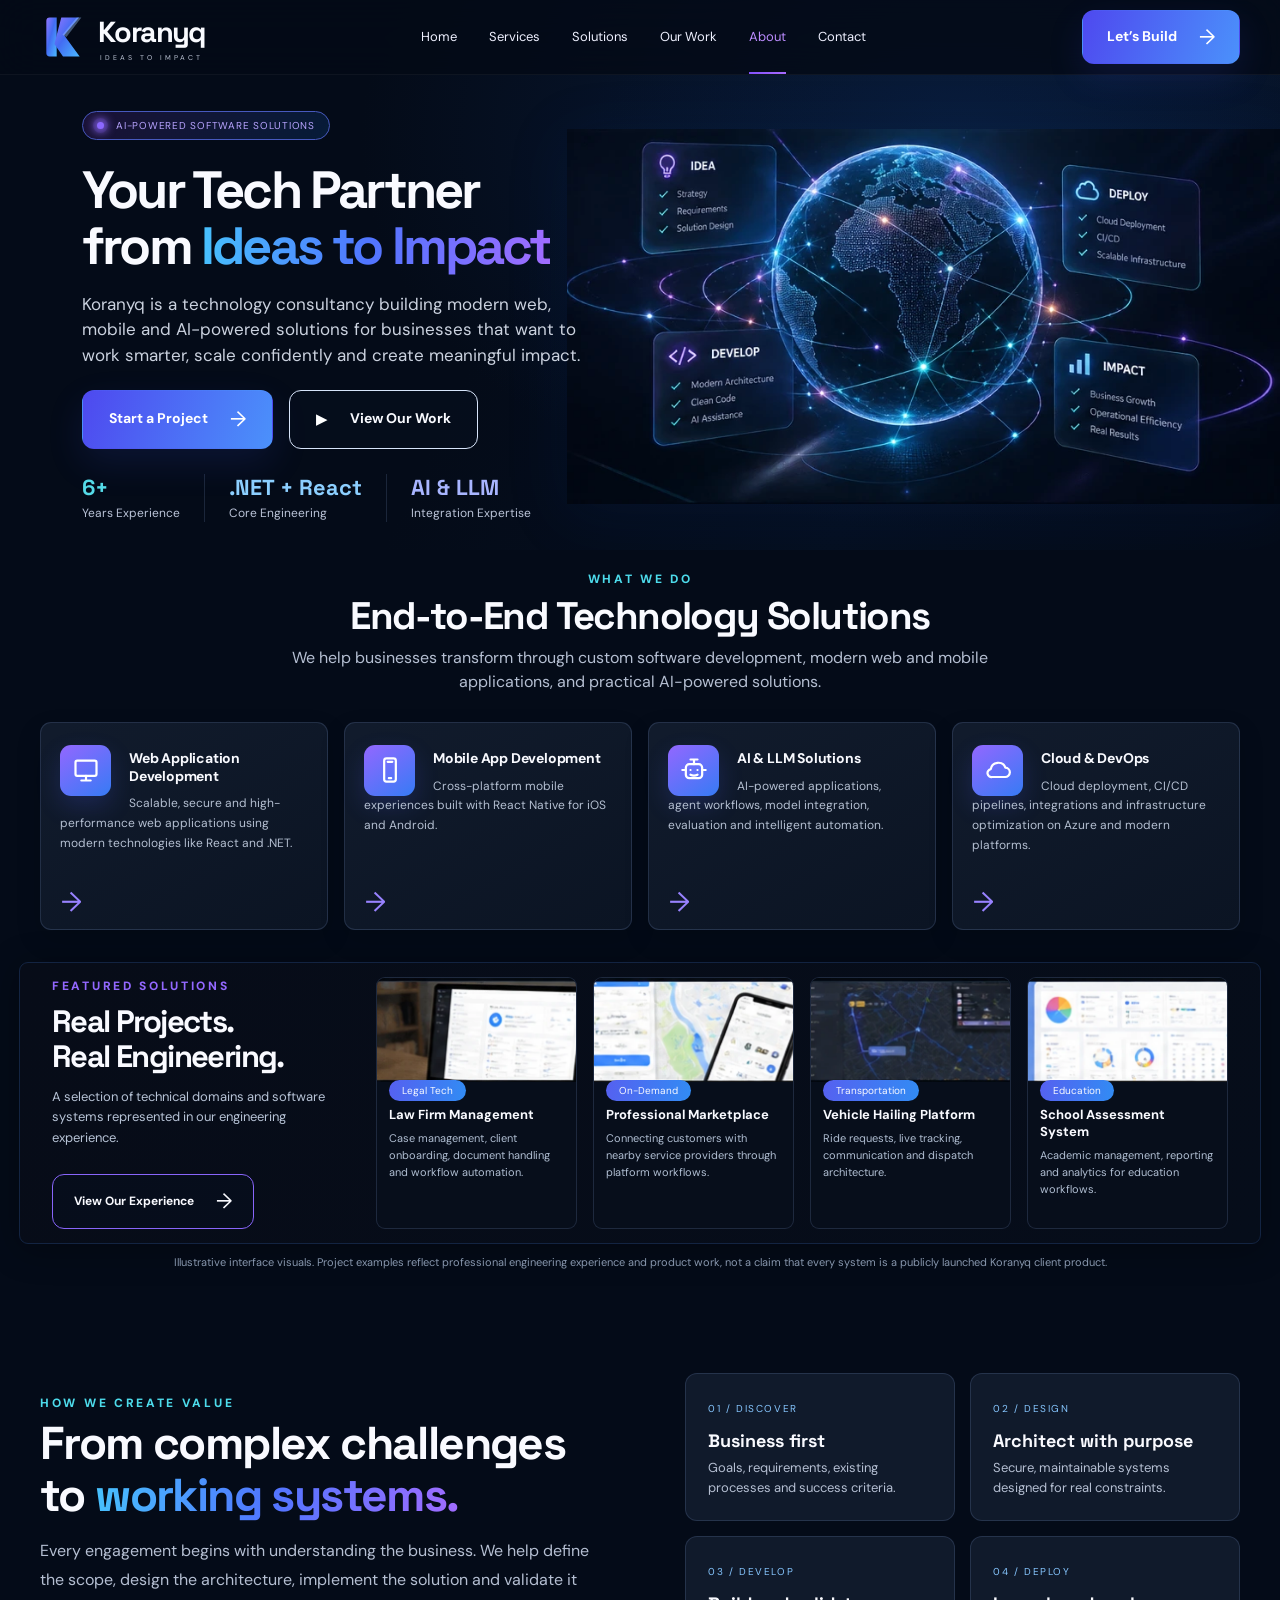
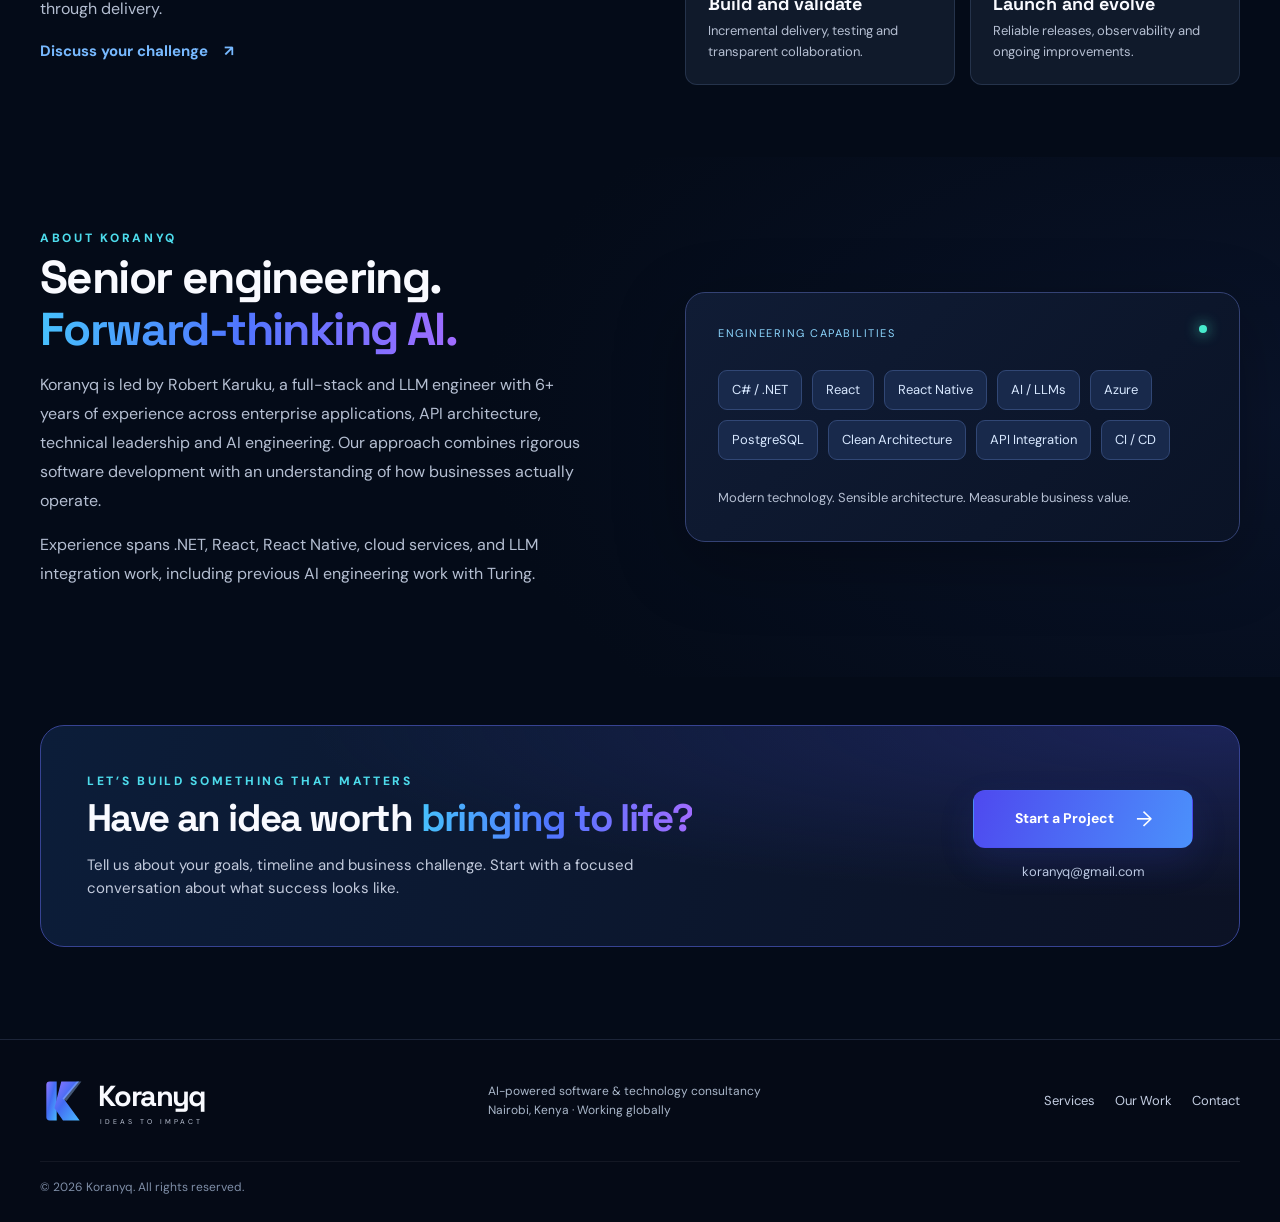
<file: index.html>
<!doctype html>
<html lang="en">
<head>
  <meta charset="utf-8"><meta name="viewport" content="width=device-width, initial-scale=1">
  <meta name="theme-color" content="#050c1b">
  <title>Koranyq — Your Tech Partner, From Ideas to Impact</title>
  <meta name="description" content="Koranyq builds AI-powered software, custom web and mobile applications, and scalable cloud solutions. Senior .NET, React and LLM engineering expertise. Based in Nairobi, working globally.">
  <meta property="og:type" content="website"><meta property="og:title" content="Koranyq | From Ideas to Impact"><meta property="og:description" content="AI-powered software and engineering consultancy. Let's turn complex ideas into meaningful business impact."><meta property="og:image" content="assets/og-cover.svg">
  <link rel="icon" href="assets/logo.svg" type="image/svg+xml">
  <link rel="preconnect" href="https://fonts.googleapis.com"><link rel="preconnect" href="https://fonts.gstatic.com" crossorigin>
  <link href="https://fonts.googleapis.com/css2?family=DM+Sans:wght@400;500;600;700;800&family=Space+Grotesk:wght@400;500;600;700&display=swap" rel="stylesheet">
  <link rel="stylesheet" href="styles.css"><script src="script.js" defer></script>
  <script type="application/ld+json">{"@context":"https://schema.org","@type":"ProfessionalService","name":"Koranyq","description":"AI-powered software engineering and consultancy","email":"koranyq@gmail.com","areaServed":"Worldwide","founder":{"@type":"Person","name":"Robert Karuku"},"address":{"@type":"PostalAddress","addressLocality":"Nairobi","addressCountry":"KE"}}</script>
</head>
<body id="top">
<a class="skip-link" href="#main">Skip to content</a>
<header class="site-header" id="siteHeader">
  <div class="container nav-wrap">
    <a class="brand" href="#top" aria-label="Koranyq homepage"><img src="assets/logo.svg" width="44" height="44" alt=""><span class="brand-text"><strong>Koranyq</strong><small>IDEAS TO IMPACT</small></span></a>
    <nav class="nav-links" id="primaryNav" aria-label="Primary navigation">
      <a href="#top" class="active">Home</a><a href="#services">Services</a><a href="#solutions">Solutions</a><a href="#work">Our Work</a><a href="#about">About</a><a href="#contact">Contact</a>
    </nav>
    <a class="btn btn-header" href="#contact">Let’s Build <span aria-hidden="true">→</span></a>
    <button class="menu-toggle" id="menuToggle" aria-expanded="false" aria-controls="primaryNav" aria-label="Open navigation"><span></span><span></span><span></span></button>
  </div>
</header>
<main id="main">
<section class="hero" aria-labelledby="heroTitle">
  <div class="container hero-inner">
    <div class="hero-copy">
      <div class="eyebrow"><span class="status-dot"></span> AI-POWERED SOFTWARE SOLUTIONS</div>
      <h1 id="heroTitle">Your Tech Partner<br>from <span class="gradient-text">Ideas to Impact</span></h1>
      <p class="hero-lead">Koranyq is a technology consultancy building modern web, mobile and AI-powered solutions for businesses that want to work smarter, scale confidently and create meaningful impact.</p>
      <div class="hero-actions"><a class="btn btn-primary" href="#contact">Start a Project <span aria-hidden="true">→</span></a><a class="btn btn-outline" href="#work"><span class="play" aria-hidden="true">▶</span> View Our Work</a></div>
      <div class="hero-stats"><div><strong>6+</strong><span>Years Experience</span></div><div><strong>.NET + React</strong><span>Core Engineering</span></div><div><strong>AI & LLM</strong><span>Integration Expertise</span></div></div>
    </div>
    <div class="hero-visual"><img src="assets/hero-network.webp" alt="Digital globe with interconnected technology and four engineering stages: idea, develop, deploy and impact" width="1100" height="680" fetchpriority="high"></div>
  </div>
</section>
<section class="services section" id="services" aria-labelledby="servicesHeading"><div class="container">
  <div class="section-heading centered"><p class="section-kicker">WHAT WE DO</p><h2 id="servicesHeading">End-to-End Technology Solutions</h2><p>We help businesses transform through custom software development, modern web and mobile applications, and practical AI-powered solutions.</p></div>
  <div class="service-grid">
    <article class="service-card"><div class="service-icon" aria-hidden="true"><svg viewBox="0 0 24 24"><rect x="3" y="4" width="18" height="13" rx="1.5"/><path d="M8 21h8M12 17v4"/></svg></div><h3>Web Application Development</h3><p>Scalable, secure and high-performance web applications using modern technologies like React and .NET.</p><a href="#contact" aria-label="Inquire about web application development">→</a></article>
    <article class="service-card"><div class="service-icon" aria-hidden="true"><svg viewBox="0 0 24 24"><rect x="7" y="2" width="10" height="20" rx="2"/><path d="M10 5h4M11 19h2"/></svg></div><h3>Mobile App Development</h3><p>Cross-platform mobile experiences built with React Native for iOS and Android.</p><a href="#contact" aria-label="Inquire about mobile app development">→</a></article>
    <article class="service-card"><div class="service-icon" aria-hidden="true"><svg viewBox="0 0 24 24"><rect x="5" y="7" width="14" height="12" rx="3"/><path d="M12 3v4M9 3h6M2 12h3M19 12h3M9 12h.01M15 12h.01M9 16c2 1 4 1 6 0"/></svg></div><h3>AI & LLM Solutions</h3><p>AI-powered applications, agent workflows, model integration, evaluation and intelligent automation.</p><a href="#contact" aria-label="Inquire about AI and LLM solutions">→</a></article>
    <article class="service-card"><div class="service-icon" aria-hidden="true"><svg viewBox="0 0 24 24"><path d="M7 18h11a4 4 0 0 0 .3-8 6.5 6.5 0 0 0-12.5 1.3A3.4 3.4 0 0 0 7 18Z"/></svg></div><h3>Cloud & DevOps</h3><p>Cloud deployment, CI/CD pipelines, integrations and infrastructure optimization on Azure and modern platforms.</p><a href="#contact" aria-label="Inquire about cloud and DevOps">→</a></article>
  </div>
</div></section>
<section class="work-section" id="solutions" aria-labelledby="solutionsHeading"><div class="container work-panel"><div class="work-intro"><p class="section-kicker purple">FEATURED SOLUTIONS</p><h2 id="solutionsHeading">Real Projects.<br>Real Engineering.</h2><p>A selection of technical domains and software systems represented in our engineering experience.</p><a class="btn btn-outline btn-small" href="#work">View Our Experience <span aria-hidden="true">→</span></a></div>
<div class="project-grid">
<article class="project-card"><img src="assets/project-1.webp" width="360" height="200" loading="lazy" alt="Illustrative case-management interface"><div class="project-copy"><span class="project-tag">Legal Tech</span><h3>Law Firm Management</h3><p>Case management, client onboarding, document handling and workflow automation.</p></div></article>
<article class="project-card"><img src="assets/project-2.webp" width="360" height="200" loading="lazy" alt="Illustrative mobile platform and map interface"><div class="project-copy"><span class="project-tag">On-Demand</span><h3>Professional Marketplace</h3><p>Connecting customers with nearby service providers through platform workflows.</p></div></article>
<article class="project-card"><img src="assets/project-3.webp" width="360" height="200" loading="lazy" alt="Illustrative vehicle tracking dashboard"><div class="project-copy"><span class="project-tag">Transportation</span><h3>Vehicle Hailing Platform</h3><p>Ride requests, live tracking, communication and dispatch architecture.</p></div></article>
<article class="project-card"><img src="assets/project-4.webp" width="360" height="200" loading="lazy" alt="Illustrative education analytics dashboard"><div class="project-copy"><span class="project-tag">Education</span><h3>School Assessment System</h3><p>Academic management, reporting and analytics for education workflows.</p></div></article>
</div></div><div class="container"><p class="disclosure">Illustrative interface visuals. Project examples reflect professional engineering experience and product work, not a claim that every system is a publicly launched Koranyq client product.</p></div></section>
<section class="section capability" id="work"><div class="container split"><div><p class="section-kicker">HOW WE CREATE VALUE</p><h2>From complex challenges to <span class="gradient-text">working systems.</span></h2><p class="muted">Every engagement begins with understanding the business. We help define the scope, design the architecture, implement the solution and validate it through delivery.</p><a class="text-link" href="#contact">Discuss your challenge <span aria-hidden="true">↗</span></a></div><div class="process-grid"><div><span>01 / DISCOVER</span><h3>Business first</h3><p>Goals, requirements, existing processes and success criteria.</p></div><div><span>02 / DESIGN</span><h3>Architect with purpose</h3><p>Secure, maintainable systems designed for real constraints.</p></div><div><span>03 / DEVELOP</span><h3>Build and validate</h3><p>Incremental delivery, testing and transparent collaboration.</p></div><div><span>04 / DEPLOY</span><h3>Launch and evolve</h3><p>Reliable releases, observability and ongoing improvements.</p></div></div></div></section>
<section class="section about" id="about"><div class="container split"><div><p class="section-kicker">ABOUT KORANYQ</p><h2>Senior engineering.<br><span class="gradient-text">Forward-thinking AI.</span></h2><p class="muted">Koranyq is led by Robert Karuku, a full-stack and LLM engineer with 6+ years of experience across enterprise applications, API architecture, technical leadership and AI engineering. Our approach combines rigorous software development with an understanding of how businesses actually operate.</p><p class="muted">Experience spans .NET, React, React Native, cloud services, and LLM integration work, including previous AI engineering work with Turing.</p></div><div class="technology-panel"><div class="panel-top"><span>ENGINEERING CAPABILITIES</span><span class="panel-light"></span></div><div class="tech-cloud"><span>C# / .NET</span><span>React</span><span>React Native</span><span>AI / LLMs</span><span>Azure</span><span>PostgreSQL</span><span>Clean Architecture</span><span>API Integration</span><span>CI / CD</span></div><p>Modern technology. Sensible architecture. Measurable business value.</p></div></div></section>
<section class="contact section" id="contact"><div class="container contact-box"><div><p class="section-kicker">LET’S BUILD SOMETHING THAT MATTERS</p><h2>Have an idea worth <span class="gradient-text">bringing to life?</span></h2><p>Tell us about your goals, timeline and business challenge. Start with a focused conversation about what success looks like.</p></div><div class="contact-action"><a class="btn btn-primary" href="mailto:koranyq@gmail.com?subject=Koranyq%20%E2%80%94%20New%20Project%20Inquiry&body=Hello%20Koranyq%2C%0A%0ACompany%3A%0AProject%20overview%3A%0ABusiness%20challenge%3A%0ATimeline%3A%0ABudget%20range%3A%0A">Start a Project <span aria-hidden="true">→</span></a><a class="email-link" href="mailto:koranyq@gmail.com">koranyq@gmail.com</a></div></div></section>
</main>
<footer class="footer"><div class="container footer-inner"><div class="brand"><img src="assets/logo.svg" alt="" width="37" height="37"><span class="brand-text"><strong>Koranyq</strong><small>IDEAS TO IMPACT</small></span></div><p>AI-powered software & technology consultancy<br>Nairobi, Kenya · Working globally</p><div class="footer-nav"><a href="#services">Services</a><a href="#work">Our Work</a><a href="#contact">Contact</a></div></div><div class="container footer-bottom">© <span id="year">2026</span> Koranyq. All rights reserved.</div></footer>
<button class="back-to-top" id="backToTop" type="button" aria-label="Back to top" title="Back to top"><svg viewBox="0 0 24 24" aria-hidden="true"><path d="m5 14 7-7 7 7M12 7v13"/></svg></button>
</body>
</html>
</file>
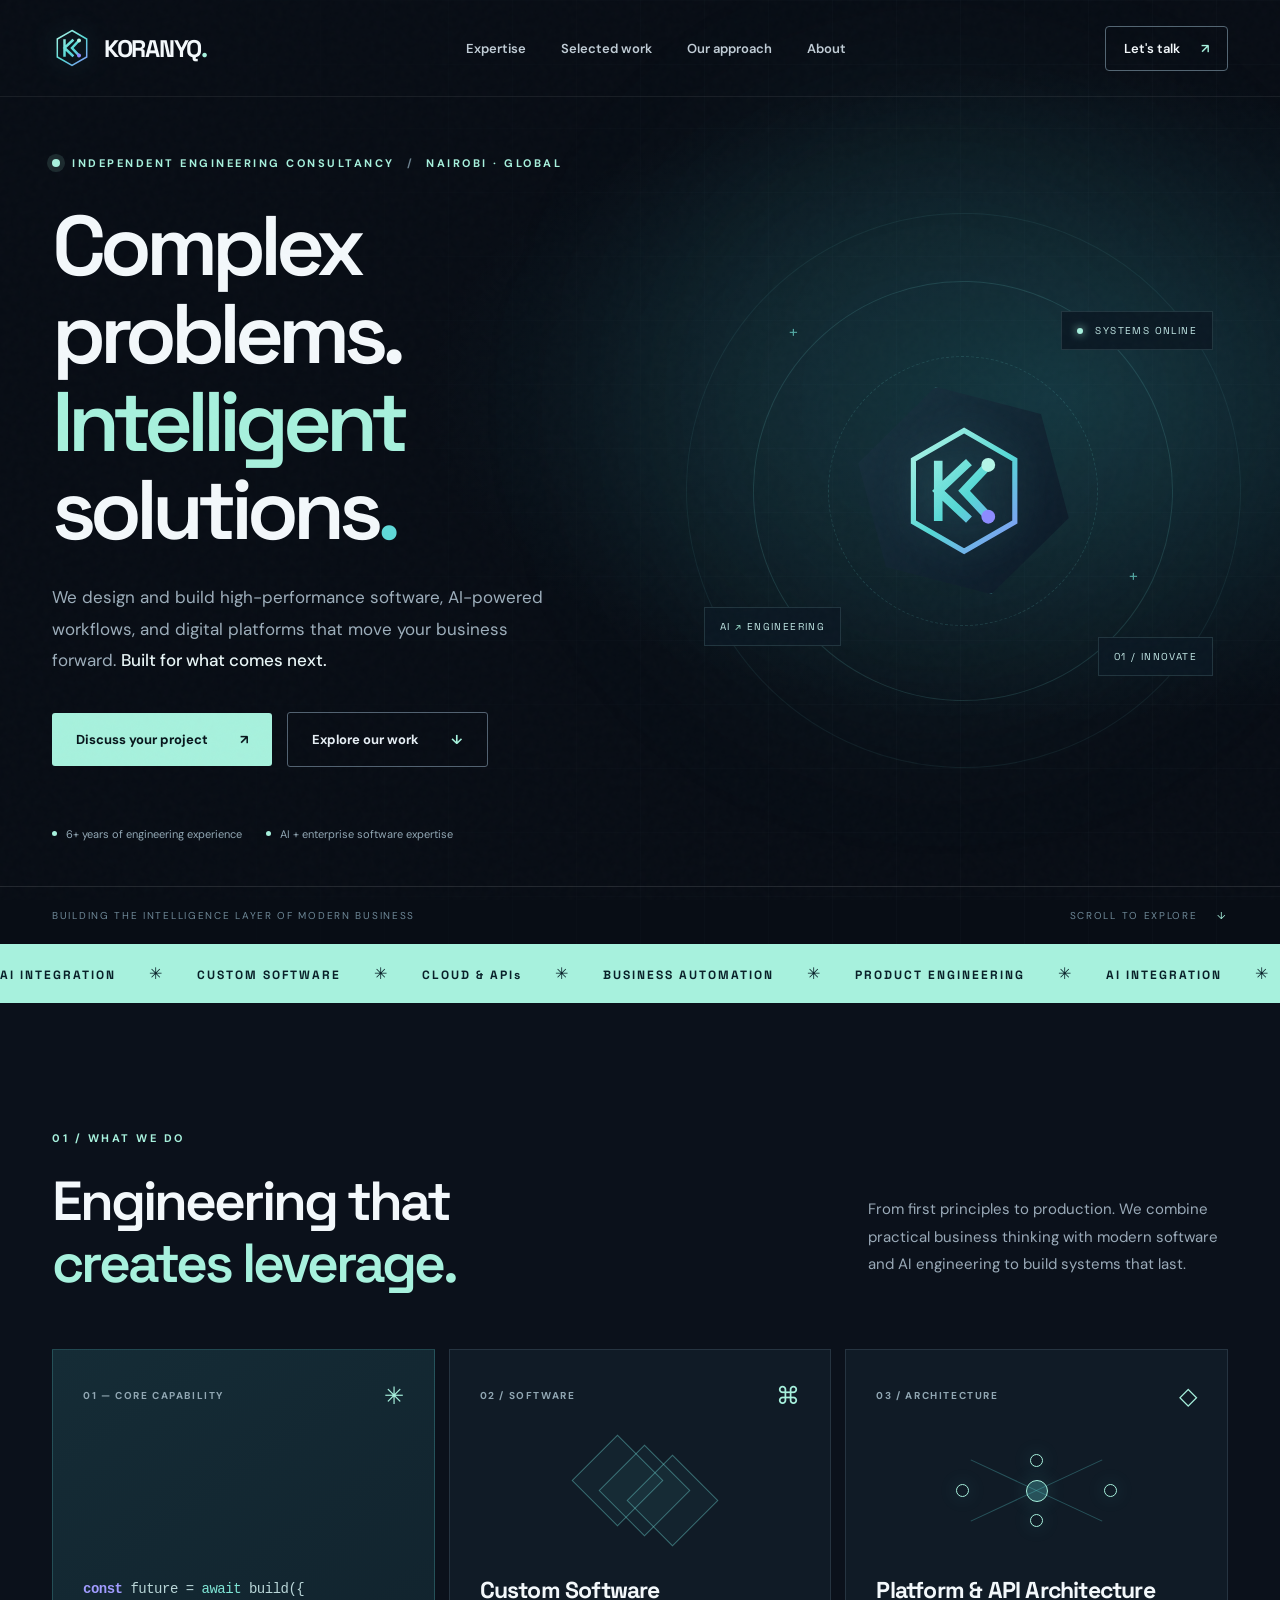
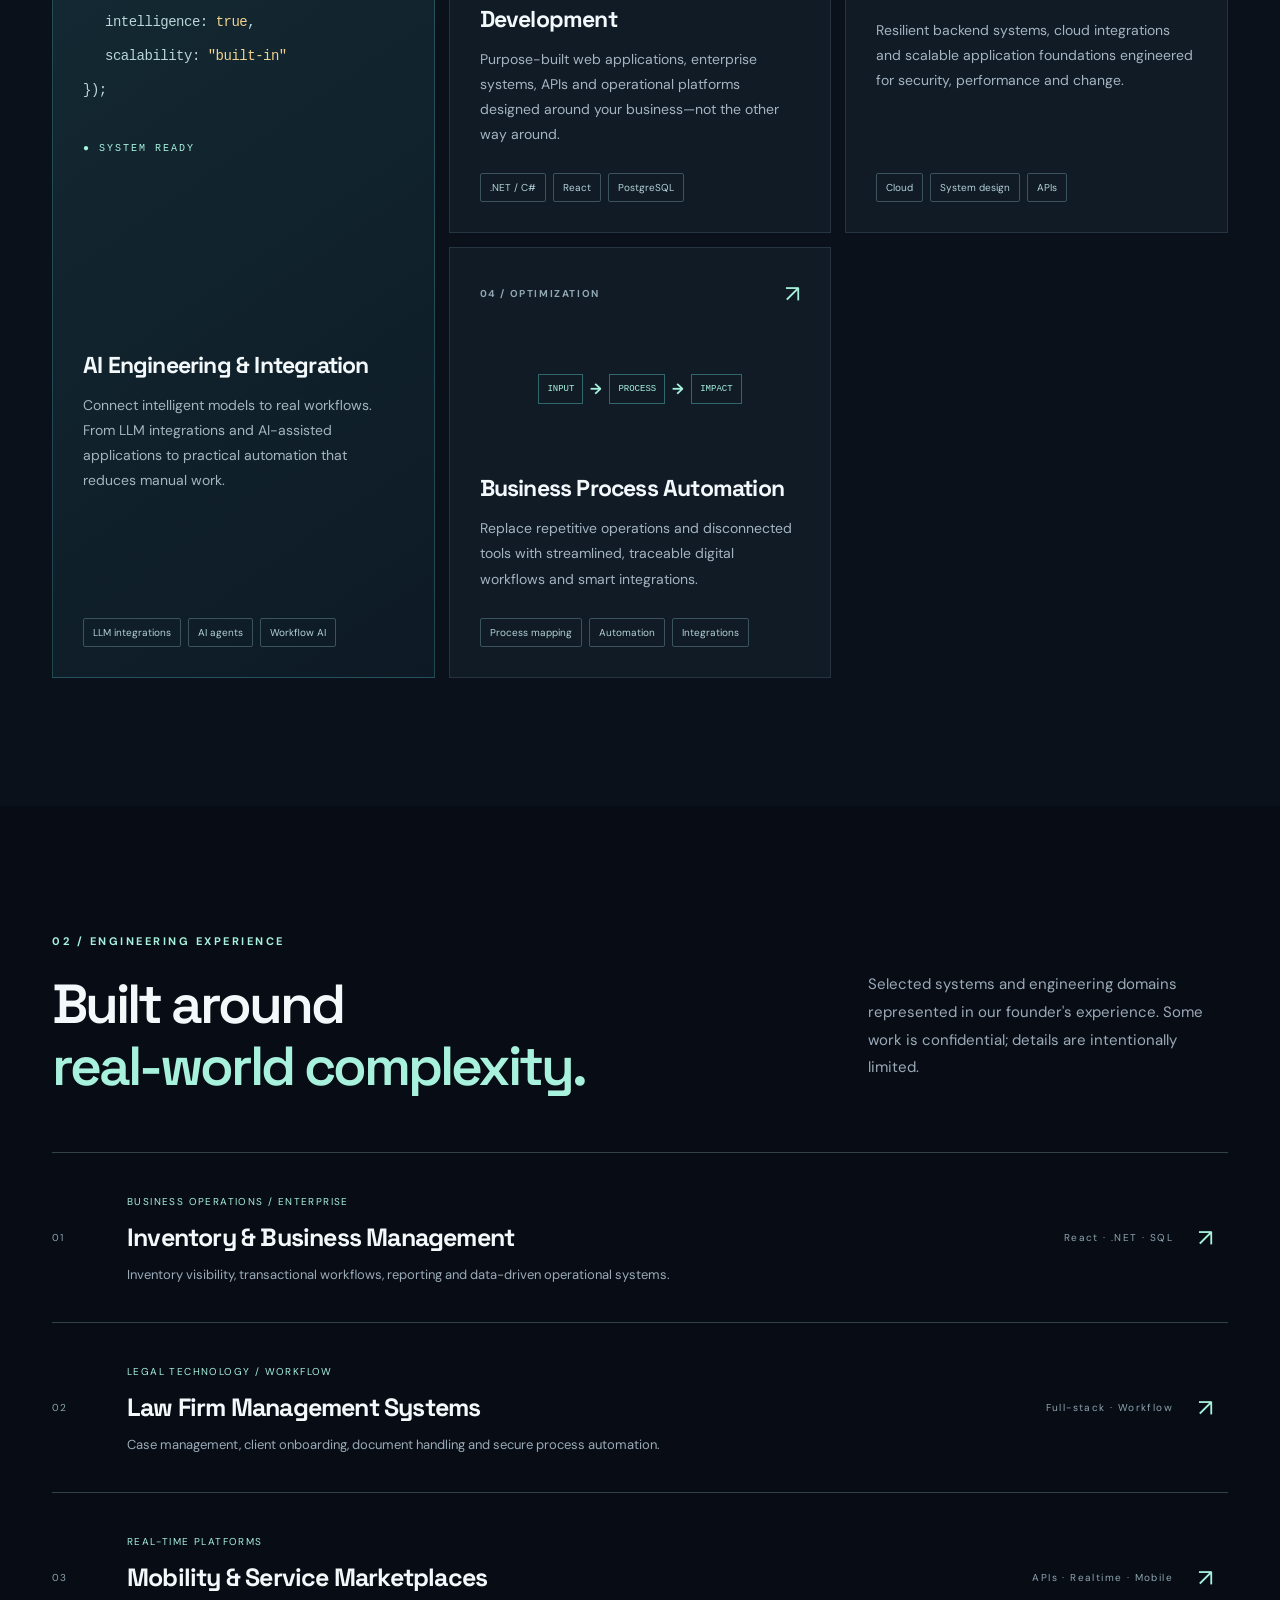
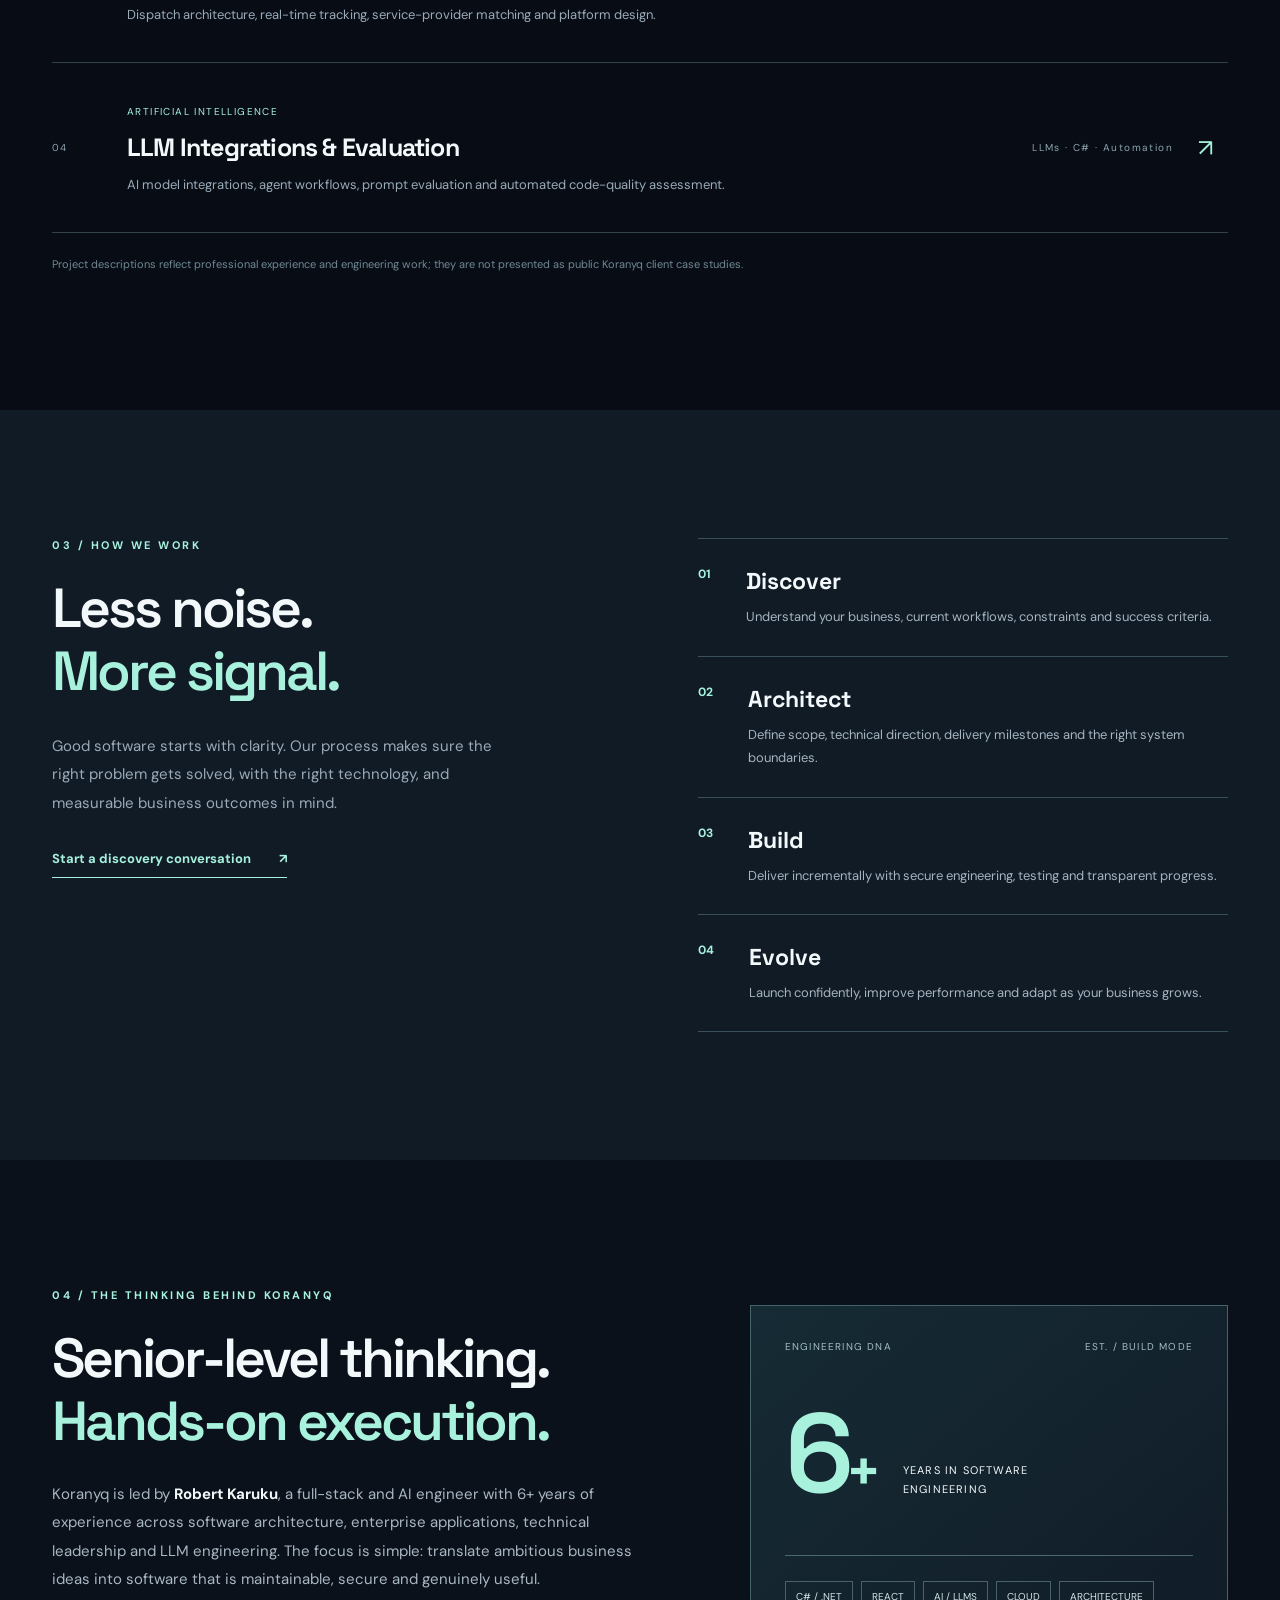
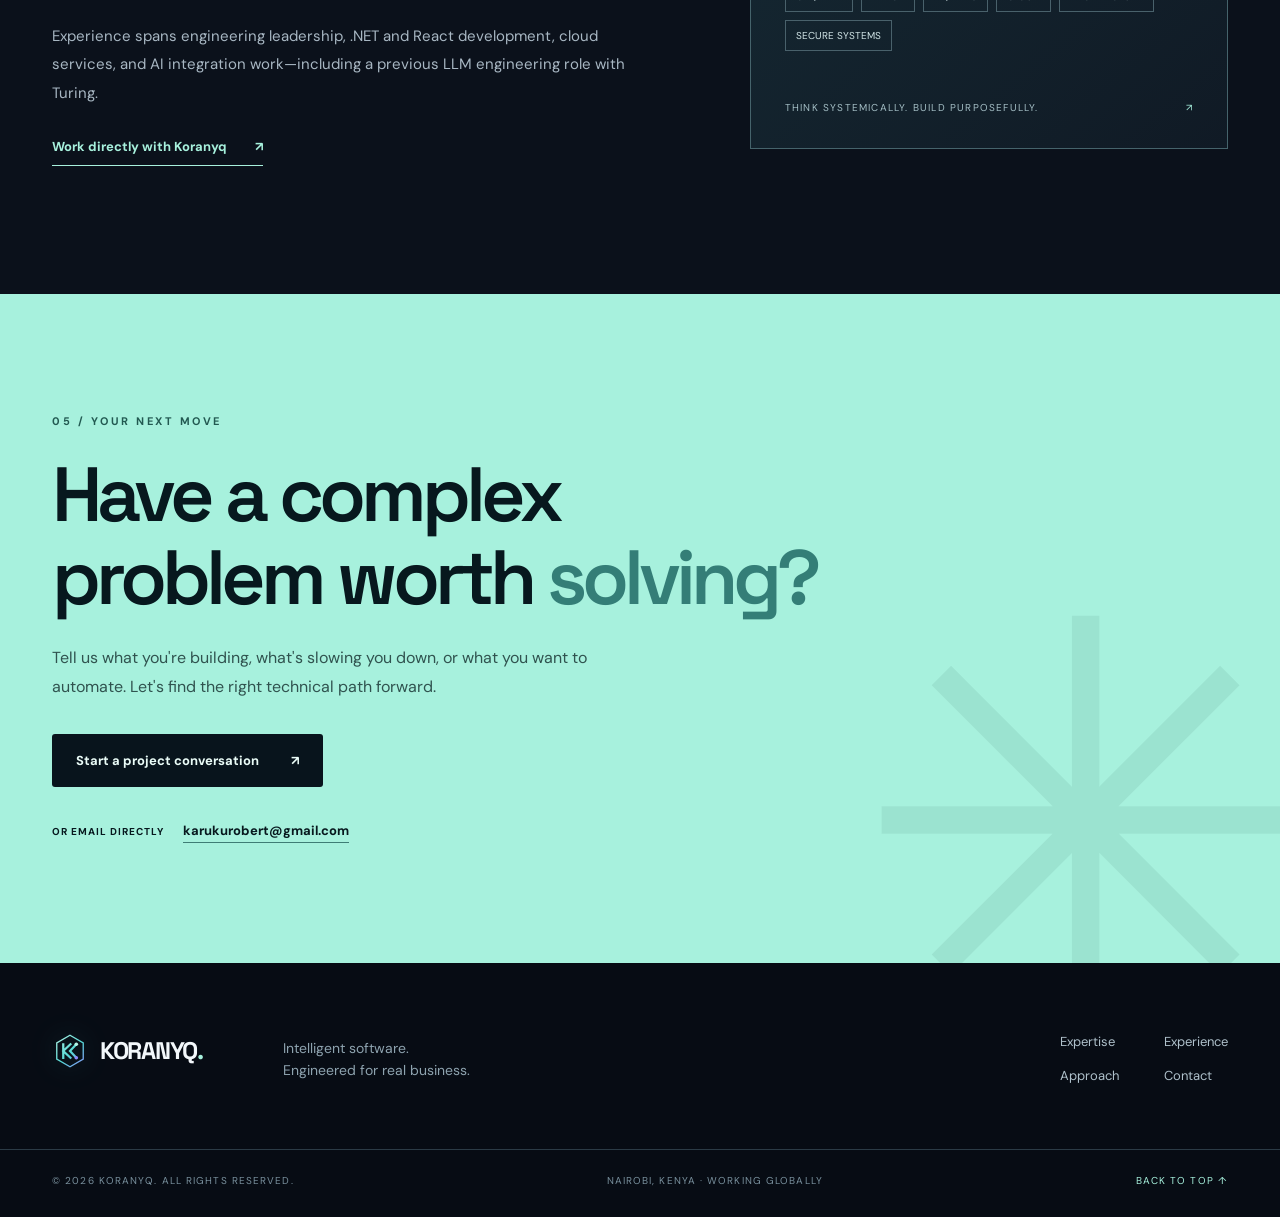
<file: v1/index.html>
<!doctype html>
<html lang="en">
<head>
<meta charset="UTF-8"><meta name="viewport" content="width=device-width,initial-scale=1"><meta name="theme-color" content="#070c14">
<title>Koranyq — AI & Software Engineering Consultancy</title>
<meta name="description" content="Koranyq builds intelligent software, scalable business platforms, AI integrations and automation systems. Enterprise-minded .NET, React and AI engineering, based in Kenya and working remotely.">
<meta property="og:type" content="website"><meta property="og:title" content="Koranyq — Intelligent software. Engineered for real business."><meta property="og:description" content="AI integration, custom software, scalable platforms and workflow automation built with engineering discipline."><meta property="og:image" content="assets/og-cover.svg">
<link rel="icon" href="assets/logo.svg" type="image/svg+xml"><link rel="preconnect" href="https://fonts.googleapis.com"><link rel="preconnect" href="https://fonts.gstatic.com" crossorigin><link href="https://fonts.googleapis.com/css2?family=DM+Sans:wght@400;500;600;700&family=Space+Grotesk:wght@400;500;600;700&display=swap" rel="stylesheet"><link rel="stylesheet" href="styles.css">
<script type="application/ld+json">{"@context":"https://schema.org","@type":"ProfessionalService","name":"Koranyq","description":"AI and custom software engineering consultancy","email":"karukurobert@gmail.com","areaServed":"Worldwide","founder":{"@type":"Person","name":"Robert Karuku"},"address":{"@type":"PostalAddress","addressLocality":"Nairobi","addressCountry":"KE"}}</script>
</head>
<body>
<a class="skip" href="#main">Skip to content</a>
<div class="noise" aria-hidden="true"></div>
<header class="site-header"><div class="wrap nav"><a class="brand" href="#top" aria-label="Koranyq home"><img src="assets/logo.svg" alt="" width="40" height="40"><span>KORANYQ<span class="brand-dot">.</span></span></a><nav id="nav" aria-label="Primary navigation"><a href="#services">Expertise</a><a href="#work">Selected work</a><a href="#approach">Our approach</a><a href="#about">About</a></nav><a class="nav-cta" href="mailto:karukurobert@gmail.com?subject=Koranyq%20%E2%80%94%20Project%20Consultation">Let's talk <span aria-hidden="true">↗</span></a><button class="menu-toggle" id="menuToggle" aria-expanded="false" aria-controls="nav" aria-label="Toggle navigation"><span></span><span></span><span></span></button></div></header>
<main id="main">
<section id="top" class="hero"><div class="hero-grid" aria-hidden="true"></div><div class="hero-glow" aria-hidden="true"></div><div class="wrap hero-layout"><div class="hero-copy"><div class="eyebrow"><span class="pulse"></span> INDEPENDENT ENGINEERING CONSULTANCY <span class="eyebrow-slash">/</span> NAIROBI · GLOBAL</div><h1>Complex problems.<br><em>Intelligent</em><br>solutions<span class="period">.</span></h1><p class="hero-description">We design and build high-performance software, AI-powered workflows, and digital platforms that move your business forward. <strong>Built for what comes next.</strong></p><div class="hero-actions"><a class="btn btn-primary" href="mailto:karukurobert@gmail.com?subject=Koranyq%20%E2%80%94%20Let%27s%20discuss%20a%20project">Discuss your project <span>↗</span></a><a class="btn btn-ghost" href="#work">Explore our work <span>↓</span></a></div><div class="hero-proof"><span><i></i> 6+ years of engineering experience</span><span><i></i> AI + enterprise software expertise</span></div></div><div class="hero-art" aria-label="Abstract visualization of connected intelligence"><div class="art-orbit orbit-1"></div><div class="art-orbit orbit-2"></div><div class="art-orbit orbit-3"></div><div class="art-cross cross-a">+</div><div class="art-cross cross-b">+</div><div class="art-core"><img src="assets/logo.svg" alt="Koranyq geometric K logo"></div><div class="floating-tag tag-a"><span class="tag-light"></span> SYSTEMS ONLINE</div><div class="floating-tag tag-b">AI <span>↗</span> ENGINEERING</div><div class="floating-tag tag-c">01 / INNOVATE</div></div></div><div class="wrap hero-bottom"><span>BUILDING THE INTELLIGENCE LAYER OF MODERN BUSINESS</span><span class="scroll-hint">SCROLL TO EXPLORE <span>↓</span></span></div></section>
<section class="ticker" aria-label="Technology specialties"><div class="ticker-track">AI INTEGRATION <b>✳</b> CUSTOM SOFTWARE <b>✳</b> CLOUD & APIs <b>✳</b> BUSINESS AUTOMATION <b>✳</b> PRODUCT ENGINEERING <b>✳</b> AI INTEGRATION <b>✳</b> CUSTOM SOFTWARE <b>✳</b> CLOUD & APIs <b>✳</b> BUSINESS AUTOMATION <b>✳</b> PRODUCT ENGINEERING <b>✳</b></div></section>
<section id="services" class="section services"><div class="wrap"><div class="section-intro"><div><p class="kicker">01 / WHAT WE DO</p><h2>Engineering that<br><span>creates leverage.</span></h2></div><p class="section-lead">From first principles to production. We combine practical business thinking with modern software and AI engineering to build systems that last.</p></div><div class="service-grid"><article class="service-card featured"><div class="service-top"><span class="service-number">01 — CORE CAPABILITY</span><span class="service-symbol">✳</span></div><div class="service-illustration" aria-hidden="true"><span class="code-line"><b>const</b> future = <i>await</i> build({</span><span class="code-line indent">intelligence: <strong>true</strong>,</span><span class="code-line indent">scalability: <strong>"built-in"</strong></span><span class="code-line">});</span><div class="code-status">● SYSTEM READY</div></div><h3>AI Engineering & Integration</h3><p>Connect intelligent models to real workflows. From LLM integrations and AI-assisted applications to practical automation that reduces manual work.</p><div class="chips"><span>LLM integrations</span><span>AI agents</span><span>Workflow AI</span></div></article><article class="service-card"><div class="service-top"><span class="service-number">02 / SOFTWARE</span><span class="service-symbol">⌘</span></div><div class="service-mini-art" aria-hidden="true"><span class="stack s1"></span><span class="stack s2"></span><span class="stack s3"></span></div><h3>Custom Software Development</h3><p>Purpose-built web applications, enterprise systems, APIs and operational platforms designed around your business—not the other way around.</p><div class="chips"><span>.NET / C#</span><span>React</span><span>PostgreSQL</span></div></article><article class="service-card"><div class="service-top"><span class="service-number">03 / ARCHITECTURE</span><span class="service-symbol">◇</span></div><div class="service-mini-art nodes" aria-hidden="true"><span></span><span></span><span></span><span></span><span></span></div><h3>Platform & API Architecture</h3><p>Resilient backend systems, cloud integrations and scalable application foundations engineered for security, performance and change.</p><div class="chips"><span>Cloud</span><span>System design</span><span>APIs</span></div></article><article class="service-card"><div class="service-top"><span class="service-number">04 / OPTIMIZATION</span><span class="service-symbol">↗</span></div><div class="service-mini-art automation-art" aria-hidden="true"><span>INPUT</span><b>→</b><span>PROCESS</span><b>→</b><span>IMPACT</span></div><h3>Business Process Automation</h3><p>Replace repetitive operations and disconnected tools with streamlined, traceable digital workflows and smart integrations.</p><div class="chips"><span>Process mapping</span><span>Automation</span><span>Integrations</span></div></article></div></div></section>
<section id="work" class="section work"><div class="wrap"><div class="section-intro"><div><p class="kicker">02 / ENGINEERING EXPERIENCE</p><h2>Built around<br><span>real-world complexity.</span></h2></div><p class="section-lead">Selected systems and engineering domains represented in our founder's experience. Some work is confidential; details are intentionally limited.</p></div><div class="work-list"><article class="work-item"><div class="work-index">01</div><div><span class="work-category">BUSINESS OPERATIONS / ENTERPRISE</span><h3>Inventory & Business Management</h3><p>Inventory visibility, transactional workflows, reporting and data-driven operational systems.</p></div><div class="work-tech">React · .NET · SQL</div><span class="work-arrow">↗</span></article><article class="work-item"><div class="work-index">02</div><div><span class="work-category">LEGAL TECHNOLOGY / WORKFLOW</span><h3>Law Firm Management Systems</h3><p>Case management, client onboarding, document handling and secure process automation.</p></div><div class="work-tech">Full-stack · Workflow</div><span class="work-arrow">↗</span></article><article class="work-item"><div class="work-index">03</div><div><span class="work-category">REAL-TIME PLATFORMS</span><h3>Mobility & Service Marketplaces</h3><p>Dispatch architecture, real-time tracking, service-provider matching and platform design.</p></div><div class="work-tech">APIs · Realtime · Mobile</div><span class="work-arrow">↗</span></article><article class="work-item"><div class="work-index">04</div><div><span class="work-category">ARTIFICIAL INTELLIGENCE</span><h3>LLM Integrations & Evaluation</h3><p>AI model integrations, agent workflows, prompt evaluation and automated code-quality assessment.</p></div><div class="work-tech">LLMs · C# · Automation</div><span class="work-arrow">↗</span></article></div><p class="work-note">Project descriptions reflect professional experience and engineering work; they are not presented as public Koranyq client case studies.</p></div></section>
<section id="approach" class="section approach"><div class="wrap approach-layout"><div class="approach-heading"><p class="kicker">03 / HOW WE WORK</p><h2>Less noise.<br><span>More signal.</span></h2><p>Good software starts with clarity. Our process makes sure the right problem gets solved, with the right technology, and measurable business outcomes in mind.</p><a class="inline-link" href="mailto:karukurobert@gmail.com?subject=Koranyq%20%E2%80%94%20Discovery%20Call">Start a discovery conversation <span>↗</span></a></div><div class="steps"><div class="step"><span>01</span><div><h3>Discover</h3><p>Understand your business, current workflows, constraints and success criteria.</p></div></div><div class="step"><span>02</span><div><h3>Architect</h3><p>Define scope, technical direction, delivery milestones and the right system boundaries.</p></div></div><div class="step"><span>03</span><div><h3>Build</h3><p>Deliver incrementally with secure engineering, testing and transparent progress.</p></div></div><div class="step"><span>04</span><div><h3>Evolve</h3><p>Launch confidently, improve performance and adapt as your business grows.</p></div></div></div></div></section>
<section id="about" class="section about"><div class="wrap about-layout"><div><p class="kicker">04 / THE THINKING BEHIND KORANYQ</p><h2>Senior-level thinking.<br><span>Hands-on execution.</span></h2><p class="about-copy">Koranyq is led by <strong>Robert Karuku</strong>, a full-stack and AI engineer with 6+ years of experience across software architecture, enterprise applications, technical leadership and LLM engineering. The focus is simple: translate ambitious business ideas into software that is maintainable, secure and genuinely useful.</p><p class="about-copy">Experience spans engineering leadership, .NET and React development, cloud services, and AI integration work—including a previous LLM engineering role with Turing.</p><a class="inline-link" href="mailto:karukurobert@gmail.com?subject=Koranyq%20%E2%80%94%20Introduction">Work directly with Koranyq <span>↗</span></a></div><div class="about-panel"><div class="panel-top"><span>ENGINEERING DNA</span><span>EST. / BUILD MODE</span></div><div class="panel-metric"><strong>6<span>+</span></strong><span>YEARS IN SOFTWARE<br>ENGINEERING</span></div><div class="panel-divider"></div><div class="panel-tags"><span>C# / .NET</span><span>REACT</span><span>AI / LLMS</span><span>CLOUD</span><span>ARCHITECTURE</span><span>SECURE SYSTEMS</span></div><div class="panel-footer">THINK SYSTEMICALLY. BUILD PURPOSEFULLY. <span>↗</span></div></div></div></section>
<section class="contact" id="contact"><div class="wrap contact-inner"><p class="kicker">05 / YOUR NEXT MOVE</p><h2>Have a complex<br>problem worth <em>solving?</em></h2><p>Tell us what you're building, what's slowing you down, or what you want to automate. Let's find the right technical path forward.</p><a class="btn btn-contact" href="mailto:karukurobert@gmail.com?subject=Koranyq%20%E2%80%94%20New%20Project%20Inquiry&body=Hello%20Koranyq%2C%0A%0ACompany%3A%20%0AProject%20overview%3A%20%0ATimeline%3A%20%0AEstimated%20budget%3A%20%0A%0A">Start a project conversation <span>↗</span></a><div class="contact-email">OR EMAIL DIRECTLY <a href="mailto:karukurobert@gmail.com">karukurobert@gmail.com</a></div></div></section>
</main><footer class="footer"><div class="wrap footer-main"><a class="brand" href="#top"><img src="assets/logo.svg" alt="" width="36" height="36"><span>KORANYQ<span class="brand-dot">.</span></span></a><p>Intelligent software.<br>Engineered for real business.</p><div class="footer-links"><a href="#services">Expertise</a><a href="#work">Experience</a><a href="#approach">Approach</a><a href="mailto:karukurobert@gmail.com">Contact</a></div></div><div class="wrap footer-bottom"><span>© <span id="year">2026</span> KORANYQ. ALL RIGHTS RESERVED.</span><span>NAIROBI, KENYA · WORKING GLOBALLY</span><a href="#top">BACK TO TOP ↑</a></div></footer>
<script src="script.js" defer></script>
</body></html>
</file>
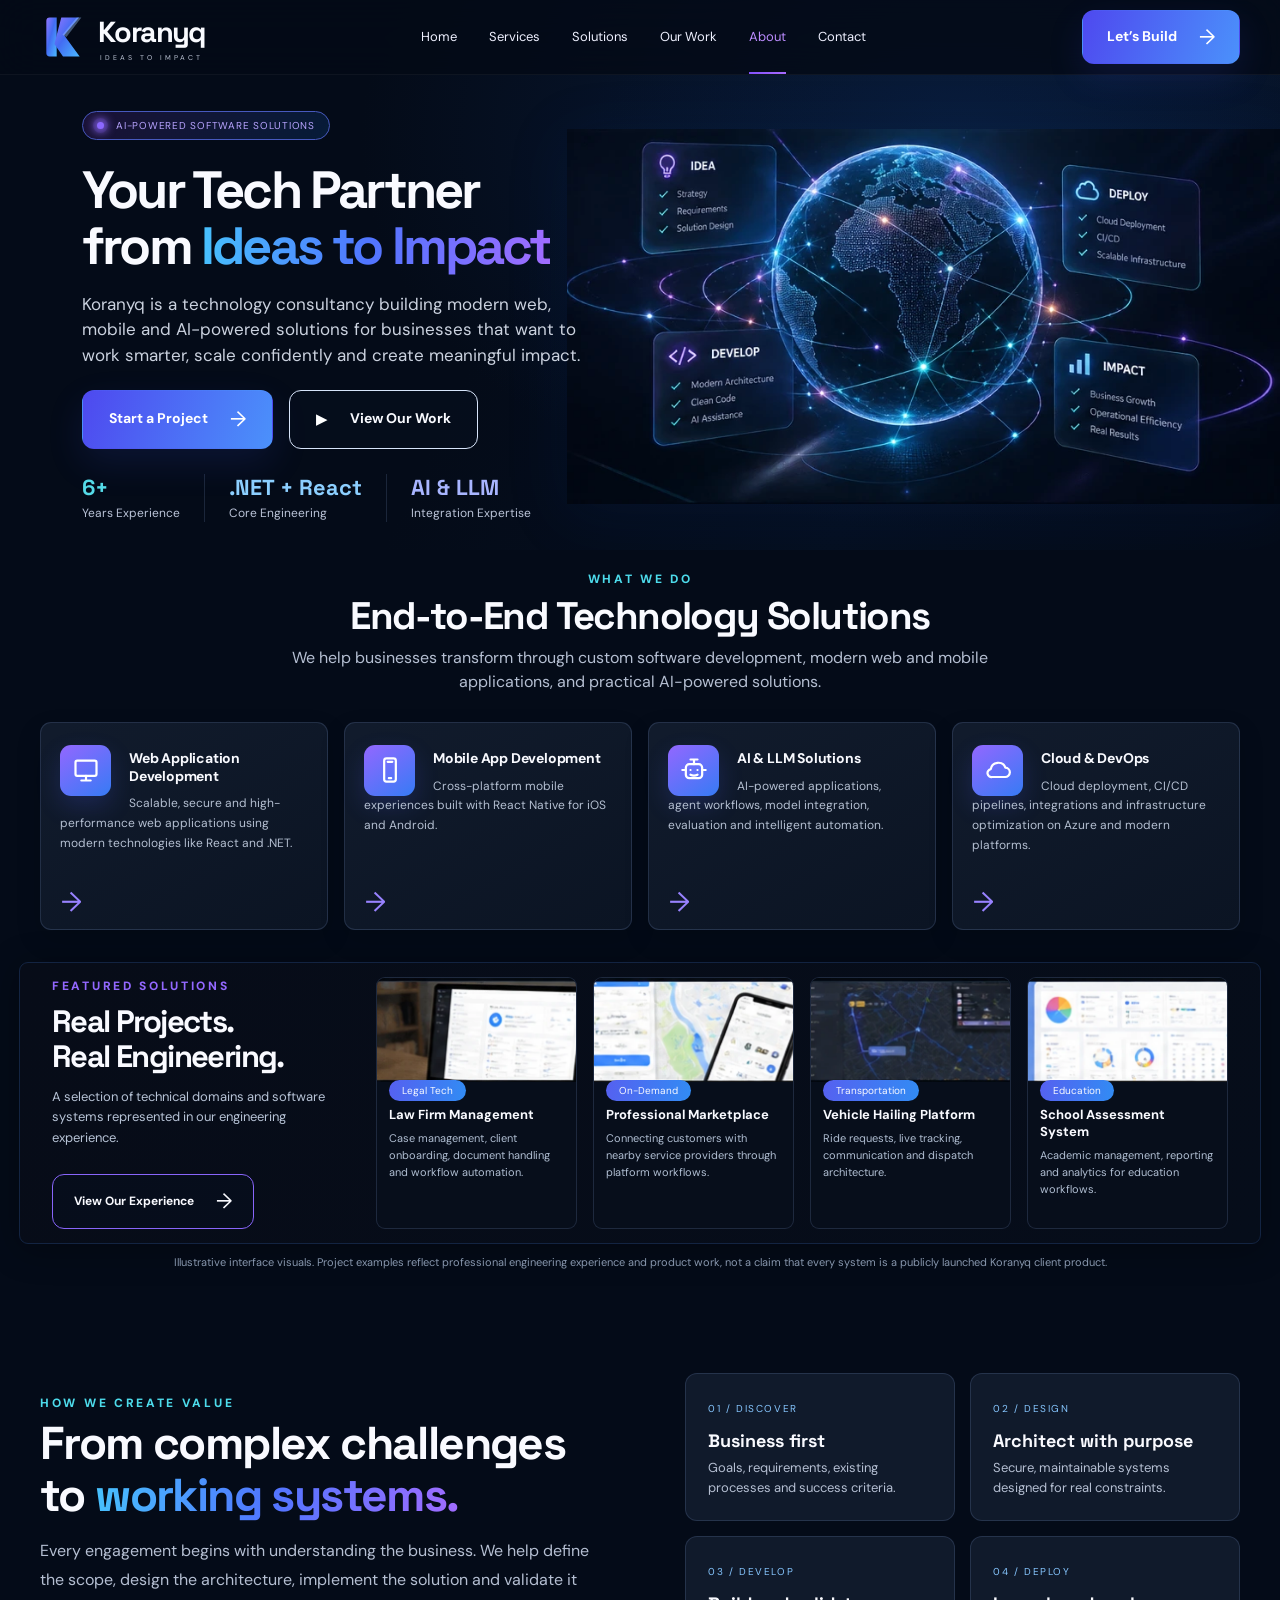
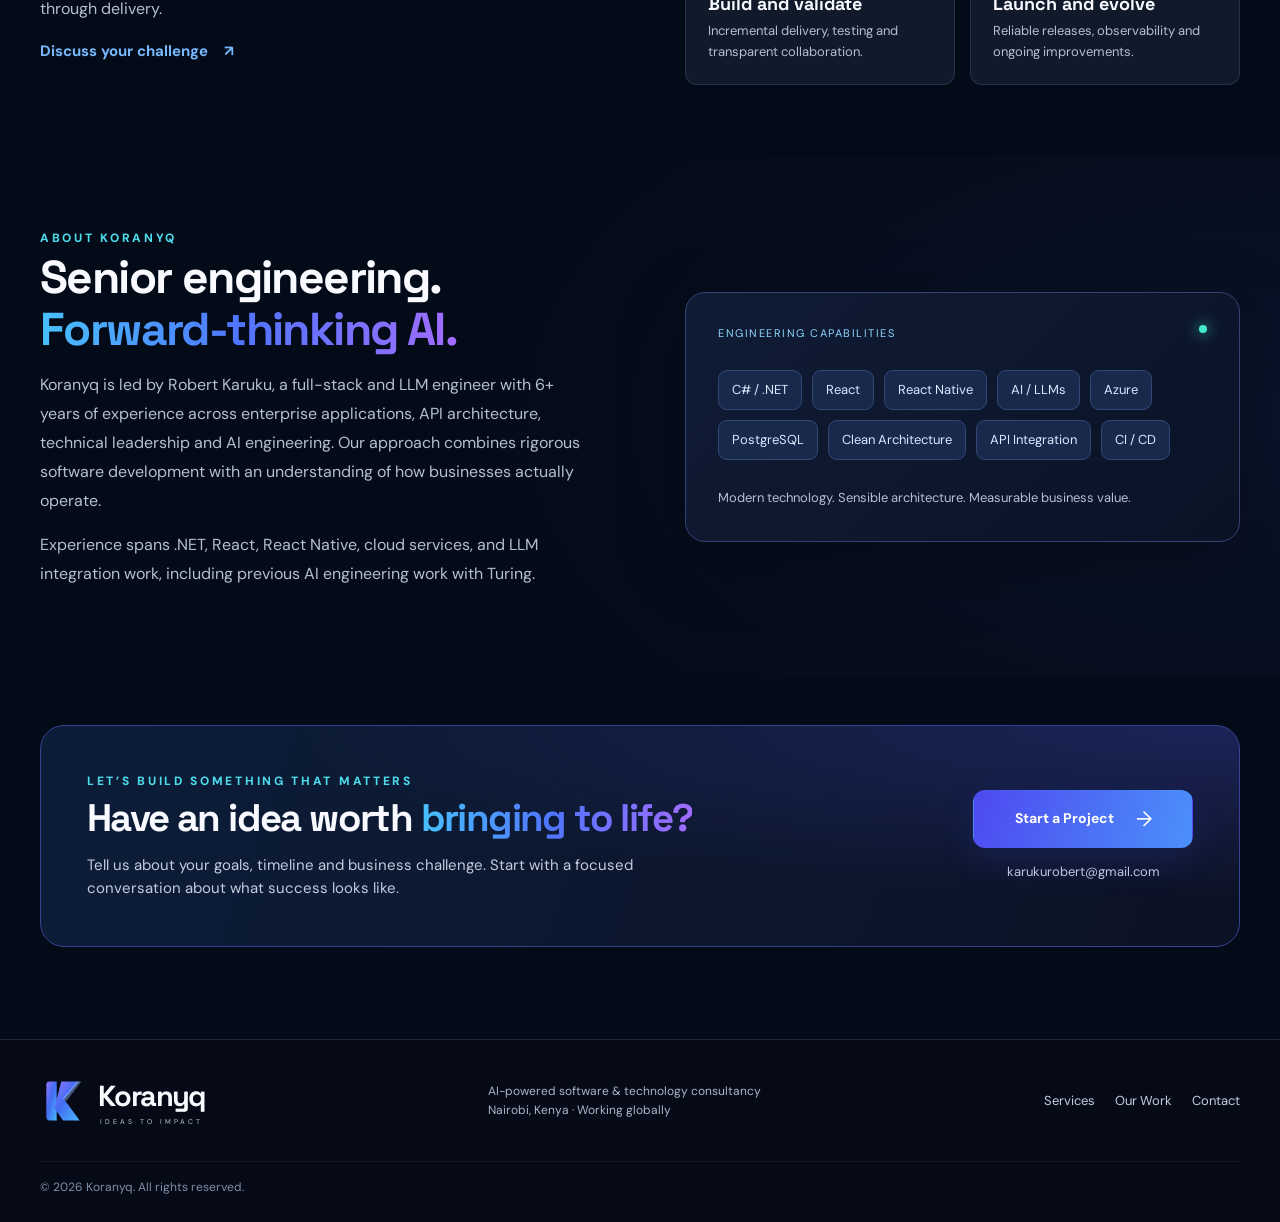
<file: v2/index.html>
<!doctype html>
<html lang="en">
<head>
  <meta charset="utf-8"><meta name="viewport" content="width=device-width, initial-scale=1">
  <meta name="theme-color" content="#050c1b">
  <title>Koranyq — Your Tech Partner, From Ideas to Impact</title>
  <meta name="description" content="Koranyq builds AI-powered software, custom web and mobile applications, and scalable cloud solutions. Senior .NET, React and LLM engineering expertise. Based in Nairobi, working globally.">
  <meta property="og:type" content="website"><meta property="og:title" content="Koranyq | From Ideas to Impact"><meta property="og:description" content="AI-powered software and engineering consultancy. Let's turn complex ideas into meaningful business impact."><meta property="og:image" content="assets/og-cover.svg">
  <link rel="icon" href="assets/logo.svg" type="image/svg+xml">
  <link rel="preconnect" href="https://fonts.googleapis.com"><link rel="preconnect" href="https://fonts.gstatic.com" crossorigin>
  <link href="https://fonts.googleapis.com/css2?family=DM+Sans:wght@400;500;600;700;800&family=Space+Grotesk:wght@400;500;600;700&display=swap" rel="stylesheet">
  <link rel="stylesheet" href="styles.css"><script src="script.js" defer></script>
  <script type="application/ld+json">{"@context":"https://schema.org","@type":"ProfessionalService","name":"Koranyq","description":"AI-powered software engineering and consultancy","email":"karukurobert@gmail.com","areaServed":"Worldwide","founder":{"@type":"Person","name":"Robert Karuku"},"address":{"@type":"PostalAddress","addressLocality":"Nairobi","addressCountry":"KE"}}</script>
</head>
<body id="top">
<a class="skip-link" href="#main">Skip to content</a>
<header class="site-header" id="siteHeader">
  <div class="container nav-wrap">
    <a class="brand" href="#top" aria-label="Koranyq homepage"><img src="assets/logo.svg" width="44" height="44" alt=""><span class="brand-text"><strong>Koranyq</strong><small>IDEAS TO IMPACT</small></span></a>
    <nav class="nav-links" id="primaryNav" aria-label="Primary navigation">
      <a href="#top" class="active">Home</a><a href="#services">Services</a><a href="#solutions">Solutions</a><a href="#work">Our Work</a><a href="#about">About</a><a href="#contact">Contact</a>
    </nav>
    <a class="btn btn-header" href="#contact">Let’s Build <span aria-hidden="true">→</span></a>
    <button class="menu-toggle" id="menuToggle" aria-expanded="false" aria-controls="primaryNav" aria-label="Open navigation"><span></span><span></span><span></span></button>
  </div>
</header>
<main id="main">
<section class="hero" aria-labelledby="heroTitle">
  <div class="container hero-inner">
    <div class="hero-copy">
      <div class="eyebrow"><span class="status-dot"></span> AI-POWERED SOFTWARE SOLUTIONS</div>
      <h1 id="heroTitle">Your Tech Partner<br>from <span class="gradient-text">Ideas to Impact</span></h1>
      <p class="hero-lead">Koranyq is a technology consultancy building modern web, mobile and AI-powered solutions for businesses that want to work smarter, scale confidently and create meaningful impact.</p>
      <div class="hero-actions"><a class="btn btn-primary" href="#contact">Start a Project <span aria-hidden="true">→</span></a><a class="btn btn-outline" href="#work"><span class="play" aria-hidden="true">▶</span> View Our Work</a></div>
      <div class="hero-stats"><div><strong>6+</strong><span>Years Experience</span></div><div><strong>.NET + React</strong><span>Core Engineering</span></div><div><strong>AI & LLM</strong><span>Integration Expertise</span></div></div>
    </div>
    <div class="hero-visual"><img src="assets/hero-network.webp" alt="Digital globe with interconnected technology and four engineering stages: idea, develop, deploy and impact" width="1100" height="680" fetchpriority="high"></div>
  </div>
</section>
<section class="services section" id="services" aria-labelledby="servicesHeading"><div class="container">
  <div class="section-heading centered"><p class="section-kicker">WHAT WE DO</p><h2 id="servicesHeading">End-to-End Technology Solutions</h2><p>We help businesses transform through custom software development, modern web and mobile applications, and practical AI-powered solutions.</p></div>
  <div class="service-grid">
    <article class="service-card"><div class="service-icon" aria-hidden="true"><svg viewBox="0 0 24 24"><rect x="3" y="4" width="18" height="13" rx="1.5"/><path d="M8 21h8M12 17v4"/></svg></div><h3>Web Application Development</h3><p>Scalable, secure and high-performance web applications using modern technologies like React and .NET.</p><a href="#contact" aria-label="Inquire about web application development">→</a></article>
    <article class="service-card"><div class="service-icon" aria-hidden="true"><svg viewBox="0 0 24 24"><rect x="7" y="2" width="10" height="20" rx="2"/><path d="M10 5h4M11 19h2"/></svg></div><h3>Mobile App Development</h3><p>Cross-platform mobile experiences built with React Native for iOS and Android.</p><a href="#contact" aria-label="Inquire about mobile app development">→</a></article>
    <article class="service-card"><div class="service-icon" aria-hidden="true"><svg viewBox="0 0 24 24"><rect x="5" y="7" width="14" height="12" rx="3"/><path d="M12 3v4M9 3h6M2 12h3M19 12h3M9 12h.01M15 12h.01M9 16c2 1 4 1 6 0"/></svg></div><h3>AI & LLM Solutions</h3><p>AI-powered applications, agent workflows, model integration, evaluation and intelligent automation.</p><a href="#contact" aria-label="Inquire about AI and LLM solutions">→</a></article>
    <article class="service-card"><div class="service-icon" aria-hidden="true"><svg viewBox="0 0 24 24"><path d="M7 18h11a4 4 0 0 0 .3-8 6.5 6.5 0 0 0-12.5 1.3A3.4 3.4 0 0 0 7 18Z"/></svg></div><h3>Cloud & DevOps</h3><p>Cloud deployment, CI/CD pipelines, integrations and infrastructure optimization on Azure and modern platforms.</p><a href="#contact" aria-label="Inquire about cloud and DevOps">→</a></article>
  </div>
</div></section>
<section class="work-section" id="solutions" aria-labelledby="solutionsHeading"><div class="container work-panel"><div class="work-intro"><p class="section-kicker purple">FEATURED SOLUTIONS</p><h2 id="solutionsHeading">Real Projects.<br>Real Engineering.</h2><p>A selection of technical domains and software systems represented in our engineering experience.</p><a class="btn btn-outline btn-small" href="#work">View Our Experience <span aria-hidden="true">→</span></a></div>
<div class="project-grid">
<article class="project-card"><img src="assets/project-1.webp" width="360" height="200" loading="lazy" alt="Illustrative case-management interface"><div class="project-copy"><span class="project-tag">Legal Tech</span><h3>Law Firm Management</h3><p>Case management, client onboarding, document handling and workflow automation.</p></div></article>
<article class="project-card"><img src="assets/project-2.webp" width="360" height="200" loading="lazy" alt="Illustrative mobile platform and map interface"><div class="project-copy"><span class="project-tag">On-Demand</span><h3>Professional Marketplace</h3><p>Connecting customers with nearby service providers through platform workflows.</p></div></article>
<article class="project-card"><img src="assets/project-3.webp" width="360" height="200" loading="lazy" alt="Illustrative vehicle tracking dashboard"><div class="project-copy"><span class="project-tag">Transportation</span><h3>Vehicle Hailing Platform</h3><p>Ride requests, live tracking, communication and dispatch architecture.</p></div></article>
<article class="project-card"><img src="assets/project-4.webp" width="360" height="200" loading="lazy" alt="Illustrative education analytics dashboard"><div class="project-copy"><span class="project-tag">Education</span><h3>School Assessment System</h3><p>Academic management, reporting and analytics for education workflows.</p></div></article>
</div></div><div class="container"><p class="disclosure">Illustrative interface visuals. Project examples reflect professional engineering experience and product work, not a claim that every system is a publicly launched Koranyq client product.</p></div></section>
<section class="section capability" id="work"><div class="container split"><div><p class="section-kicker">HOW WE CREATE VALUE</p><h2>From complex challenges to <span class="gradient-text">working systems.</span></h2><p class="muted">Every engagement begins with understanding the business. We help define the scope, design the architecture, implement the solution and validate it through delivery.</p><a class="text-link" href="#contact">Discuss your challenge <span aria-hidden="true">↗</span></a></div><div class="process-grid"><div><span>01 / DISCOVER</span><h3>Business first</h3><p>Goals, requirements, existing processes and success criteria.</p></div><div><span>02 / DESIGN</span><h3>Architect with purpose</h3><p>Secure, maintainable systems designed for real constraints.</p></div><div><span>03 / DEVELOP</span><h3>Build and validate</h3><p>Incremental delivery, testing and transparent collaboration.</p></div><div><span>04 / DEPLOY</span><h3>Launch and evolve</h3><p>Reliable releases, observability and ongoing improvements.</p></div></div></div></section>
<section class="section about" id="about"><div class="container split"><div><p class="section-kicker">ABOUT KORANYQ</p><h2>Senior engineering.<br><span class="gradient-text">Forward-thinking AI.</span></h2><p class="muted">Koranyq is led by Robert Karuku, a full-stack and LLM engineer with 6+ years of experience across enterprise applications, API architecture, technical leadership and AI engineering. Our approach combines rigorous software development with an understanding of how businesses actually operate.</p><p class="muted">Experience spans .NET, React, React Native, cloud services, and LLM integration work, including previous AI engineering work with Turing.</p></div><div class="technology-panel"><div class="panel-top"><span>ENGINEERING CAPABILITIES</span><span class="panel-light"></span></div><div class="tech-cloud"><span>C# / .NET</span><span>React</span><span>React Native</span><span>AI / LLMs</span><span>Azure</span><span>PostgreSQL</span><span>Clean Architecture</span><span>API Integration</span><span>CI / CD</span></div><p>Modern technology. Sensible architecture. Measurable business value.</p></div></div></section>
<section class="contact section" id="contact"><div class="container contact-box"><div><p class="section-kicker">LET’S BUILD SOMETHING THAT MATTERS</p><h2>Have an idea worth <span class="gradient-text">bringing to life?</span></h2><p>Tell us about your goals, timeline and business challenge. Start with a focused conversation about what success looks like.</p></div><div class="contact-action"><a class="btn btn-primary" href="mailto:karukurobert@gmail.com?subject=Koranyq%20%E2%80%94%20New%20Project%20Inquiry&body=Hello%20Koranyq%2C%0A%0ACompany%3A%0AProject%20overview%3A%0ABusiness%20challenge%3A%0ATimeline%3A%0ABudget%20range%3A%0A">Start a Project <span aria-hidden="true">→</span></a><a class="email-link" href="mailto:karukurobert@gmail.com">karukurobert@gmail.com</a></div></div></section>
</main>
<footer class="footer"><div class="container footer-inner"><div class="brand"><img src="assets/logo.svg" alt="" width="37" height="37"><span class="brand-text"><strong>Koranyq</strong><small>IDEAS TO IMPACT</small></span></div><p>AI-powered software & technology consultancy<br>Nairobi, Kenya · Working globally</p><div class="footer-nav"><a href="#services">Services</a><a href="#work">Our Work</a><a href="#contact">Contact</a></div></div><div class="container footer-bottom">© <span id="year">2026</span> Koranyq. All rights reserved.</div></footer>
<button class="back-to-top" id="backToTop" type="button" aria-label="Back to top" title="Back to top"><svg viewBox="0 0 24 24" aria-hidden="true"><path d="m5 14 7-7 7 7M12 7v13"/></svg></button>
</body>
</html>
</file>
<file: styles.css>
/* Koranyq · Ideas to Impact | GitHub Pages / static */
:root{--bg:#040b18;--surface:#0d182b;--surface2:#101d34;--line:rgba(150,178,238,.16);--text:#f9faff;--muted:#b5bfd2;--blue:#427cfa;--purple:#9064ff;--cyan:#4ddbeb;--radius:13px;--max:1370px;font-family:'DM Sans',sans-serif;color-scheme:dark}
*{box-sizing:border-box}html{scroll-behavior:smooth;scroll-padding-top:90px}body{margin:0;background:radial-gradient(ellipse 800px 520px at 75% 5%,#091c3b 0,transparent 75%),var(--bg);color:var(--text);font-size:15px;line-height:1.55}a{color:inherit;text-decoration:none}button{font:inherit}img{display:block;max-width:100%}.container{width:min(calc(100% - 80px),var(--max));margin-inline:auto}.skip-link{position:absolute;left:10px;top:-90px;background:white;color:#111;padding:10px;z-index:1000}.skip-link:focus{top:10px}:focus-visible{outline:2px solid var(--cyan);outline-offset:4px}::selection{background:#5968e9;color:white}
.site-header{position:sticky;top:0;z-index:100;background:rgba(4,10,23,.82);border-bottom:1px solid rgba(255,255,255,.045);backdrop-filter:blur(20px);-webkit-backdrop-filter:blur(20px);transition:box-shadow .2s,border-color .2s}.site-header.scrolled{box-shadow:0 12px 32px #0006;border-color:rgba(121,160,244,.16)}.nav-wrap{display:flex;align-items:center;justify-content:space-between;min-height:74px;gap:22px}.brand{display:inline-flex;align-items:center;gap:12px;flex-shrink:0}.brand img{width:46px;height:46px}.brand-text{display:flex;flex-direction:column;line-height:1}.brand-text strong{font:700 29px 'Space Grotesk',sans-serif;letter-spacing:-1.6px}.brand-text small{letter-spacing:3px;font-size:7px;text-align:center;margin-top:4px;color:#bdc5d6}.nav-links{display:flex;align-items:center;gap:32px;height:74px}.nav-links a{font-size:13px;color:#eff1ff;position:relative;height:100%;display:flex;align-items:center;transition:color .2s}.nav-links a:hover,.nav-links a.active{color:#bc8cff}.nav-links a.active:after,.nav-links a:hover:after{content:'';position:absolute;bottom:0;left:0;right:0;height:2px;background:linear-gradient(90deg,#8352fc,#a76aff)}.btn{min-height:48px;display:inline-flex;align-items:center;justify-content:center;gap:22px;padding:12px 26px;border-radius:12px;font-weight:700;font-size:14px;transition:transform .2s,filter .2s,background .2s;border:1px solid transparent}.btn:hover{transform:translateY(-2px);filter:brightness(1.12)}.btn-header,.btn-primary{background:linear-gradient(110deg,#4e49ef,#4b91fb);color:white;box-shadow:0 14px 36px #4456f420}.btn-header{padding:10px 24px;min-height:42px}.btn span{font-size:21px;font-weight:400}.btn-outline{border-color:#d7e4fa;background:rgba(7,14,30,.65)}.btn-outline:hover{background:rgba(76,99,162,.16)}.btn-small{padding:10px 21px;min-height:43px;border-color:#8865fa}.menu-toggle{display:none;background:none;border:0;width:42px;height:42px;padding:10px;cursor:pointer}.menu-toggle span{display:block;background:white;height:2px;margin:5px 0;border-radius:2px}
.hero{position:relative;overflow:hidden}.hero:before{content:'';position:absolute;inset:0;pointer-events:none;background:linear-gradient(115deg,transparent 0 40%,rgba(9,33,68,.18) 70%,transparent)}.hero-inner{min-height:475px;display:grid;grid-template-columns:46% 54%;align-items:center;padding-block:32px 24px}.hero-copy{position:relative;z-index:2;padding-left:42px}.eyebrow{width:max-content;max-width:100%;display:flex;align-items:center;gap:12px;color:#b8a4ff;font-size:10px;letter-spacing:.75px;border:1px solid #4759be;border-radius:25px;background:linear-gradient(120deg,rgba(65,30,111,.35),rgba(15,86,167,.22));padding:6px 14px}.status-dot{height:7px;width:7px;background:#8c68ff;border-radius:50%;box-shadow:0 0 0 4px #815ef522,0 0 10px 3px #936dff}.hero h1{font:700 clamp(37px,4.1vw,64px)/1.06 'Space Grotesk',sans-serif;letter-spacing:-2.8px;margin:22px 0 18px;white-space:nowrap}.gradient-text{background:linear-gradient(95deg,#47c2fd 0%,#5075ff 48%,#a16cff 100%);-webkit-background-clip:text;background-clip:text;color:transparent}.hero-lead{font-size:17px;line-height:1.5;color:#cbd2df;max-width:560px;margin:0 0 22px}.hero-actions{display:flex;gap:16px;flex-wrap:wrap}.hero-actions .btn{min-width:185px}.play{font-size:15px!important;color:#fff}.hero-stats{display:flex;gap:0;margin-top:25px;max-width:650px}.hero-stats>div{padding-right:24px;margin-right:24px;border-right:1px solid var(--line)}.hero-stats>div:last-child{border:0}.hero-stats strong{display:block;color:#55dbe8;font:700 clamp(17px,1.7vw,25px) 'Space Grotesk',sans-serif;white-space:nowrap}.hero-stats>div:nth-child(2) strong{color:#8ccfff}.hero-stats>div:nth-child(3) strong{color:#a8b5ff}.hero-stats span{display:block;font-size:12px;color:#bac3d7;margin-top:3px;white-space:nowrap}.hero-visual{width:calc(100% + 65px);margin-left:-25px;min-width:0;filter:drop-shadow(0 10px 30px #0b31a01a)}.hero-visual img{width:100%;height:auto;mix-blend-mode:screen;object-fit:contain}
.section{padding:72px 0}.services{padding-top:20px;padding-bottom:30px}.section-heading.centered{text-align:center;max-width:850px;margin:0 auto 28px}.section-kicker{margin:0 0 5px;color:var(--cyan);font-size:12px;font-weight:800;letter-spacing:2.7px}.section-kicker.purple{color:#9368ff}.section-heading h2,.work-intro h2,.split h2,.contact h2{font:700 clamp(30px,3vw,46px)/1.12 'Space Grotesk',sans-serif;letter-spacing:-1.6px;margin:5px 0 9px}.section-heading p:not(.section-kicker){font-size:16px;line-height:1.5;color:var(--muted);max-width:760px;margin:0 auto}.service-grid{display:grid;grid-template-columns:repeat(4,minmax(0,1fr));gap:16px}.service-card{position:relative;border:1px solid var(--line);border-radius:11px;background:linear-gradient(150deg,#111b2c 5%,#0b1423 100%);padding:22px 19px 48px;min-height:208px;box-shadow:0 10px 26px #0002;transition:transform .25s,border-color .25s}.service-card:hover{transform:translateY(-5px);border-color:#6372df}.service-icon{float:left;margin-right:18px;width:51px;height:51px;display:grid;place-items:center;border-radius:11px;background:linear-gradient(145deg,#9367ff,#367bf5);box-shadow:0 10px 25px #4e61ff30}.service-icon svg{width:28px;height:28px;stroke:white;stroke-width:1.9;fill:none;stroke-linecap:round;stroke-linejoin:round}.service-card h3{font-size:14px;line-height:1.35;margin:4px 0 8px;min-height:20px;letter-spacing:-.2px}.service-card p{color:#b4bfd1;font-size:12px;line-height:1.65;margin:0}.service-card>a{position:absolute;bottom:14px;left:20px;font-size:27px;color:#9882ff;line-height:1}.service-card>a:hover{color:#60ddf4}
.work-section{padding:2px 0 30px}.work-panel{max-width:1500px;width:min(calc(100% - 38px),1500px);padding:14px 32px;display:grid;grid-template-columns:300px 1fr;gap:24px;border:1px solid #132442;border-radius:9px;background:linear-gradient(115deg,#070c18,#060d1a);box-shadow:0 5px 35px #0005}.work-intro{align-self:center}.work-intro h2{font-size:31px;margin:9px 0}.work-intro p:not(.section-kicker){color:#b7c3d6;font-size:13px;line-height:1.6}.work-intro .btn{font-size:12px;margin-top:12px}.project-grid{display:grid;grid-template-columns:repeat(4,minmax(0,1fr));gap:16px}.project-card{overflow:hidden;border:1px solid var(--line);border-radius:9px;background:#070e1b}.project-card>img{height:104px;width:100%;object-fit:cover}.project-copy{padding:0 12px 12px}.project-tag{display:inline-block;position:relative;top:-4px;background:linear-gradient(100deg,#5660f0,#318cf4);border-radius:12px;padding:3px 13px;font-size:10px}.project-card h3{font-size:13px;line-height:1.3;margin:2px 0 6px}.project-card p{font-size:11px;line-height:1.55;color:#b0bed2;margin:0}.disclosure{color:#8796ad;font-size:11px;margin:10px 0 0;text-align:center}
.split{display:grid;grid-template-columns:1fr 1fr;gap:90px;align-items:center}.split h2{font-size:clamp(34px,3.6vw,53px)}.muted{color:var(--muted);font-size:16px;line-height:1.8;max-width:590px}.text-link{color:#77b9ff;font-weight:700}.text-link span{margin-left:12px}.process-grid{display:grid;grid-template-columns:1fr 1fr;gap:15px}.process-grid>div{border:1px solid var(--line);border-radius:12px;padding:22px;background:#101a2b}.process-grid span{font-size:10px;color:#86c6ff;letter-spacing:1.6px}.process-grid h3{font:700 18px 'Space Grotesk',sans-serif;margin:10px 0 6px}.process-grid p{color:var(--muted);font-size:13px;margin:0}.about{background:radial-gradient(ellipse 800px 440px at 100% 50%,#101d3f70,transparent)}.technology-panel{padding:32px;border:1px solid #344274;border-radius:20px;background:linear-gradient(135deg,#101c35,#0a1326);box-shadow:0 20px 70px #0004}.panel-top{display:flex;justify-content:space-between;font-size:11px;color:#8dd7ff;letter-spacing:1.5px}.panel-light{width:8px;height:8px;border-radius:50%;background:#47eacc;box-shadow:0 0 14px #47eacc}.tech-cloud{display:flex;flex-wrap:wrap;gap:10px;margin:28px 0}.tech-cloud span{background:#18294b;border:1px solid #314775;border-radius:9px;padding:9px 13px;color:#d8e8ff;font-size:13px}.technology-panel>p{font-size:13px;color:var(--muted);margin-bottom:0}.contact{padding:48px 0 92px}.contact-box{display:flex;align-items:center;justify-content:space-between;gap:45px;padding:46px;border-radius:24px;border:1px solid #374392;background:radial-gradient(ellipse at 100% 0,#29338488,transparent 55%),linear-gradient(110deg,#0c1d39,#0c1225)}.contact h2{max-width:700px}.contact-box p:not(.section-kicker){max-width:640px;color:#c3cbdd;margin-bottom:0}.contact-action{display:flex;flex-direction:column;align-items:center;gap:14px;flex-shrink:0}.contact-action .btn{min-width:220px}.email-link{color:#bbc8e2;font-size:13px}.email-link:hover{color:white}.footer{border-top:1px solid var(--line);background:#050a16}.footer-inner{display:flex;align-items:center;justify-content:space-between;gap:28px;padding:30px 0}.footer-inner p{color:#aab7ca;font-size:12px}.footer-nav{display:flex;gap:20px;font-size:13px;color:#c4cee2}.footer-nav a:hover{color:#97a6ff}.footer-bottom{color:#7f8ea7;font-size:12px;border-top:1px solid #ffffff0f;padding:16px 0 25px}.back-to-top{position:fixed;bottom:24px;right:25px;z-index:80;border:1px solid #7585f2;display:grid;place-items:center;height:49px;width:49px;border-radius:15px;background:linear-gradient(140deg,#6358ec,#357cf7);box-shadow:0 11px 30px #2457ff55;cursor:pointer;opacity:0;visibility:hidden;transform:translateY(14px);transition:opacity .2s,transform .2s,visibility .2s}.back-to-top.visible{opacity:1;visibility:visible;transform:translateY(0)}.back-to-top:hover{transform:translateY(-4px)}.back-to-top svg{width:23px;height:23px;fill:none;stroke:white;stroke-width:2;stroke-linejoin:round;stroke-linecap:round}
@media(max-width:1250px){.hero-copy{padding-left:0}.hero h1{font-size:clamp(37px,4.1vw,55px)}.hero-visual{width:calc(100% + 30px);margin-left:-10px}.work-panel{grid-template-columns:240px 1fr;gap:16px;padding:14px}.project-grid{gap:9px}.service-card{padding:18px 15px 45px}.service-icon{margin-right:10px;width:43px;height:43px}.service-card h3{font-size:13px}}
@media(max-width:1024px){.container{width:min(calc(100% - 44px),var(--max))}.nav-links{gap:17px}.nav-links a{font-size:12px}.hero-inner{min-height:440px}.hero h1{font-size:clamp(35px,4.2vw,47px);letter-spacing:-2px}.hero-lead{font-size:15px}.hero-stats>div{padding-right:12px;margin-right:12px}.hero-stats span{white-space:normal}.service-grid{grid-template-columns:repeat(2,1fr)}.service-card{min-height:175px}.work-panel{grid-template-columns:1fr}.work-intro{padding:12px}.project-card>img{height:130px}.split{gap:40px}}
@media(max-width:740px){html{scroll-padding-top:76px}.container{width:calc(100% - 34px)}.nav-wrap{min-height:68px}.brand img{width:39px;height:39px}.brand-text strong{font-size:24px}.brand-text small{font-size:6px}.nav-wrap>.btn-header{display:none}.menu-toggle{display:block}.nav-links{display:none;position:absolute;top:68px;left:0;right:0;height:auto;background:#081226f5;border-bottom:1px solid #33436c;padding:14px 20px 20px;flex-direction:column;gap:0;box-shadow:0 15px 25px #0008}.nav-links.open{display:flex}.nav-links a{height:auto;width:100%;padding:13px 10px;font-size:15px}.nav-links a:after{display:none}.hero-inner{display:flex;flex-direction:column;min-height:0;padding-top:45px;padding-bottom:10px}.hero-copy{width:100%}.hero h1{font-size:clamp(36px,8vw,56px);letter-spacing:-1.8px;white-space:normal}.hero-lead{font-size:15px}.hero-visual{width:calc(100% + 30px);margin:12px -15px -10px}.hero-stats{flex-wrap:wrap;gap:16px;margin-top:28px}.hero-stats>div{padding-right:16px;margin-right:0}.hero-stats strong{font-size:20px}.services{padding-top:35px}.section{padding:55px 0}.section-heading h2{font-size:30px}.section-heading p:not(.section-kicker){font-size:14px}.work-panel{width:calc(100% - 22px);padding:14px}.project-grid{grid-template-columns:repeat(2,minmax(0,1fr));gap:13px}.project-card>img{height:130px}.split{grid-template-columns:1fr;gap:30px}.contact-box{flex-direction:column;align-items:stretch;padding:30px 22px}.contact-action{align-items:stretch}.footer-inner{align-items:flex-start;flex-wrap:wrap}.footer-inner p{width:100%;margin:0}.back-to-top{right:17px;bottom:17px}}
@media(max-width:440px){.hero-actions{gap:10px}.hero-actions .btn{flex:1;min-width:140px;padding:10px 12px;font-size:12px}.hero-stats{gap:10px}.hero-stats>div{padding-right:10px;max-width:42%}.hero-stats strong{font-size:17px}.service-grid{grid-template-columns:1fr}.service-card{min-height:150px}.project-grid{gap:9px}.project-card>img{height:93px}.project-copy{padding:0 9px 12px}.project-card h3{font-size:12px}.project-card p{font-size:10px}.process-grid{grid-template-columns:1fr}.footer-nav{flex-wrap:wrap}.work-intro h2{font-size:30px}}
@media(prefers-reduced-motion:reduce){*,*:before,*:after{scroll-behavior:auto!important;transition:none!important;animation:none!important}}
</file>
<file: v1/styles.css>
:root{--bg:#080d15;--surface:#0d1520;--line:#25313d;--muted:#9aaab8;--white:#f3f8fb;--mint:#a7f1dd;--cyan:#5fd9d8;--purple:#a19cff}*{box-sizing:border-box}html{scroll-behavior:smooth}body{margin:0;background:var(--bg);color:var(--white);font-family:'DM Sans',sans-serif;-webkit-font-smoothing:antialiased}a{color:inherit;text-decoration:none}button{font:inherit}::selection{background:var(--mint);color:#071019}.wrap{max-width:1280px;margin:auto;padding:0 52px}.noise{pointer-events:none;position:fixed;inset:0;z-index:20;opacity:.09;background-image:url("data:image/svg+xml,%3Csvg viewBox='0 0 160 160' xmlns='http://www.w3.org/2000/svg'%3E%3Cfilter id='n'%3E%3CfeTurbulence type='fractalNoise' baseFrequency='.85' numOctaves='3' stitchTiles='stitch'/%3E%3C/filter%3E%3Crect width='100%25' height='100%25' filter='url(%23n)' opacity='.22'/%3E%3C/svg%3E")}.skip{position:absolute;left:-9999px}.skip:focus{left:20px;top:20px;z-index:100;background:white;color:black;padding:10px}.site-header{position:absolute;z-index:30;top:0;left:0;width:100%;border-bottom:1px solid #ffffff12}.nav{height:96px;display:flex;align-items:center;gap:40px}.brand{display:flex;align-items:center;gap:12px;font-family:'Space Grotesk',sans-serif;font-size:24px;letter-spacing:-1.3px;font-weight:700}.brand img{filter:drop-shadow(0 0 15px #5fd9d83d)}.brand-dot{color:var(--mint)}nav{display:flex;gap:35px;margin:auto}nav a,.nav-cta{font-size:13px;font-weight:600;color:#c0ccd5;transition:color .2s}nav a:hover,.nav-cta:hover{color:var(--mint)}.nav-cta{border:1px solid #546673;padding:13px 18px;border-radius:4px;color:var(--white);white-space:nowrap}.nav-cta span{margin-left:18px;color:var(--mint)}.menu-toggle{display:none}.hero{min-height:830px;position:relative;overflow:hidden;padding-top:96px;background:radial-gradient(ellipse at 82% 42%,#112c36 0%,transparent 42%),#080d15}.hero-grid{position:absolute;inset:0;opacity:.34;background-image:linear-gradient(#48616a24 1px,transparent 1px),linear-gradient(90deg,#48616a24 1px,transparent 1px);background-size:64px 64px;mask-image:linear-gradient(90deg,transparent 3%,black 65%)}.hero-glow{position:absolute;width:600px;height:600px;right:3%;top:11%;background:#45c8be12;filter:blur(90px);border-radius:50%}.hero-layout{min-height:646px;display:grid;grid-template-columns:1.1fr .9fr;align-items:center;position:relative}.hero-copy{z-index:2;padding:60px 0 45px}.eyebrow,.kicker{font-size:11px;font-weight:700;letter-spacing:2.5px;color:var(--mint)}.eyebrow{display:flex;align-items:center;gap:12px;white-space:nowrap}.pulse{width:8px;height:8px;background:var(--mint);border-radius:50%;box-shadow:0 0 0 5px #a7f1dd20}.eyebrow-slash{color:#6d8290}.hero h1,h2,h3{font-family:'Space Grotesk',sans-serif}.hero h1{font-size:clamp(65px,6.6vw,103px);line-height:1.04;letter-spacing:-6px;margin:33px 0 28px;font-weight:600}.hero h1 em,.contact h2 em{font-style:normal;color:var(--mint)}.period{color:var(--cyan)}.hero-description{max-width:520px;font-size:17px;line-height:1.85;color:#9daebb}.hero-description strong{font-weight:500;color:#e8f5f6}.hero-actions{display:flex;align-items:center;gap:15px;margin-top:35px}.btn{display:inline-flex;align-items:center;justify-content:space-between;gap:32px;padding:18px 24px;border-radius:3px;font-weight:700;font-size:13px;transition:transform .2s,background .2s}.btn:hover{transform:translateY(-3px)}.btn-primary{background:var(--mint);color:#07151b}.btn-primary:hover{background:#c9fff0}.btn-ghost{border:1px solid #526271;color:#e6eef4}.btn-ghost span{color:var(--mint)}.hero-proof{display:flex;gap:24px;margin-top:60px;flex-wrap:wrap}.hero-proof span{font-size:11px;color:#91a7b4;display:flex;gap:9px;align-items:center}.hero-proof i{height:5px;width:5px;border-radius:50%;background:var(--mint)}.hero-art{height:570px;position:relative;display:flex;align-items:center;justify-content:center}.art-orbit{position:absolute;border:1px solid #6fdcd527;border-radius:50%;transform:rotate(-20deg)}.orbit-1{width:270px;height:270px;border-style:dashed;animation:rotate 60s linear infinite}.orbit-2{width:420px;height:420px;border-color:#76e1dd25}.orbit-3{width:555px;height:555px;border-color:#76e1dd13}.art-core{width:215px;height:215px;border:1px solid #5fd9d855;display:grid;place-items:center;transform:rotate(-15deg);background:linear-gradient(145deg,#1a3442c9,#0b1826);box-shadow:0 0 100px #5fd9d81c,0 0 0 26px #70dfd70a;clip-path:polygon(50% 0,94% 25%,94% 75%,50% 100%,6% 75%,6% 25%)}.art-core img{width:138px;transform:rotate(15deg);filter:drop-shadow(0 0 18px #5fd9d83d)}.floating-tag{position:absolute;font-family:'Space Grotesk',sans-serif;font-size:10px;letter-spacing:1.4px;border:1px solid #4a69715e;padding:12px 15px;color:#c1e7e5;background:#0c1924e8;backdrop-filter:blur(10px)}.tag-a{top:105px;right:15px}.tag-b{left:5px;bottom:130px}.tag-b span{color:var(--mint)}.tag-c{right:15px;bottom:100px}.tag-light{display:inline-block;background:var(--mint);height:6px;width:6px;border-radius:50%;margin-right:8px;box-shadow:0 0 8px var(--mint)}.art-cross{position:absolute;color:#6eddd3;opacity:.7}.cross-a{top:115px;left:90px}.cross-b{right:90px;bottom:190px}.hero-bottom{position:relative;display:flex;justify-content:space-between;align-items:center;padding-top:22px;padding-bottom:22px;border-top:1px solid #ffffff1c;font-size:10px;letter-spacing:1.7px;color:#6e8897}.scroll-hint span{color:var(--mint);margin-left:15px}.ticker{overflow:hidden;background:var(--mint);color:#092129;padding:19px 0}.ticker-track{white-space:nowrap;font-family:'Space Grotesk',sans-serif;font-size:12px;font-weight:700;letter-spacing:2px;width:max-content;animation:marquee 40s linear infinite}.ticker-track b{font-size:16px;padding:0 28px;font-weight:400}@keyframes marquee{to{transform:translateX(-50%)}}@keyframes rotate{to{transform:rotate(340deg)}}.section{padding:128px 0}.section-intro{display:flex;justify-content:space-between;align-items:end;gap:70px;margin-bottom:55px}.kicker{margin:0 0 25px}.section h2{font-size:clamp(42px,4.3vw,68px);line-height:1.13;letter-spacing:-3px;margin:0;font-weight:600}.section h2 span{color:var(--mint)}.section-lead{max-width:360px;color:var(--muted);line-height:1.85;font-size:15px}.services{background:#0b111b}.service-grid{display:grid;grid-template-columns:repeat(3,1fr);gap:14px}.service-card{min-height:370px;padding:30px;background:#101b26;border:1px solid #263441;display:flex;flex-direction:column;transition:transform .25s,border-color .25s}.service-card:hover{transform:translateY(-5px);border-color:#5fd9d877}.service-card.featured{grid-row:span 2;min-height:754px;background:linear-gradient(145deg,#152c36,#0d1a25);border-color:#5fd9d83b}.service-top{display:flex;justify-content:space-between;align-items:center}.service-number{font-size:10px;letter-spacing:1.6px;color:#91a7b3;font-weight:700}.service-symbol{font-size:24px;color:var(--mint)}.service-card h3{font-size:23px;letter-spacing:-.8px;line-height:1.25;margin:28px 0 13px}.service-card p{font-size:14px;line-height:1.8;color:#a4b4c0;margin:0 0 26px}.chips{display:flex;flex-wrap:wrap;gap:7px;margin-top:auto}.chips span{font-size:10px;color:#b4d2d6;border:1px solid #3b535c;padding:7px 9px;border-radius:2px}.service-illustration{margin:auto 0;min-height:315px;display:flex;flex-direction:column;justify-content:center;font:14px/2.4 monospace;color:#b9d6d8;letter-spacing:-.5px}.code-line b{color:#a19cff}.code-line i{font-style:normal;color:#7fe5d5}.code-line strong{color:#f1d28e;font-weight:400}.code-line.indent{padding-left:22px}.code-status{font-size:10px;letter-spacing:2px;color:var(--mint);margin-top:30px}.service-mini-art{height:105px;margin:27px 0 5px;display:flex;align-items:center;justify-content:center;position:relative}.stack{width:65px;height:65px;border:1px solid #71dcd866;transform:rotate(45deg);position:absolute;background:#5fd9d80a}.s1{margin-left:-45px;margin-top:-20px}.s2{margin-left:10px;margin-top:0}.s3{margin-left:65px;margin-top:20px}.nodes span{height:13px;width:13px;border:1px solid var(--mint);border-radius:50%;position:absolute;box-shadow:0 0 20px #5fd9d82a}.nodes:before,.nodes:after{content:'';position:absolute;width:145px;height:1px;background:#5fd9d84b;transform:rotate(25deg)}.nodes:after{transform:rotate(-25deg)}.nodes span:nth-child(1){left:25%}.nodes span:nth-child(2){right:25%}.nodes span:nth-child(3){top:15%}.nodes span:nth-child(4){bottom:15%}.nodes span:nth-child(5){height:22px;width:22px;background:#5fd9d84a}.automation-art{gap:7px}.automation-art span{border:1px solid #5fd9d866;padding:9px 8px;font:9px monospace;color:var(--mint)}.automation-art b{font-size:15px;color:var(--mint)}.work{background:#080d15}.work-list{border-top:1px solid #33414b}.work-item{display:grid;grid-template-columns:50px 1fr 190px 30px;gap:25px;align-items:center;padding:36px 0;border-bottom:1px solid #33414b;transition:padding .2s}.work-item:hover{padding-left:10px}.work-index,.work-category,.work-tech{font-size:10px;letter-spacing:1.4px;color:#8da4b1}.work-category{color:var(--mint)}.work-item h3{font-size:25px;letter-spacing:-.8px;margin:11px 0}.work-item p{font-size:13px;line-height:1.7;color:var(--muted);margin:0}.work-tech{text-align:right;line-height:1.7}.work-arrow{color:var(--mint);font-size:24px}.work-note{font-size:11px;color:#708895;margin-top:24px}.approach{background:#101b26}.approach-layout{display:grid;grid-template-columns:1fr 1fr;gap:115px}.approach-heading>p:not(.kicker){font-size:15px;color:var(--muted);line-height:1.9;max-width:460px;margin:30px 0}.inline-link{display:inline-block;border-bottom:1px solid var(--mint);padding-bottom:10px;color:var(--mint);font-weight:700;font-size:13px}.inline-link span{margin-left:25px}.steps{border-top:1px solid #38505b}.step{display:flex;gap:35px;border-bottom:1px solid #38505b;padding:27px 0}.step>span{color:var(--mint);font-size:12px;font-weight:700}.step h3{font-size:23px;margin:0 0 9px}.step p{color:#a4b4c0;font-size:13px;line-height:1.8;margin:0}.about{background:#0b111b}.about-layout{display:grid;grid-template-columns:1fr .8fr;gap:100px;align-items:center}.about-copy{color:#a8b7c3;line-height:1.9;font-size:15px;margin:28px 0}.about-copy strong{color:#f2f9fb}.about-panel{padding:34px;background:linear-gradient(140deg,#162b35,#101a25);border:1px solid #45636b;min-height:390px}.panel-top,.panel-footer{display:flex;justify-content:space-between;font-size:10px;letter-spacing:1.2px;color:#a4bec5}.panel-metric{display:flex;align-items:end;gap:30px;margin:45px 0}.panel-metric strong{font:600 112px/1 'Space Grotesk',sans-serif;letter-spacing:-9px;color:var(--mint)}.panel-metric strong span{font-size:60px}.panel-metric>span{font-size:11px;line-height:1.7;letter-spacing:1.2px;padding-bottom:12px}.panel-divider{height:1px;background:#4d6870}.panel-tags{display:flex;gap:8px;flex-wrap:wrap;margin:25px 0 50px}.panel-tags span{border:1px solid #49616b;padding:8px 10px;font-size:10px;color:#d1e4e6}.panel-footer span{color:var(--mint)}.contact{background:var(--mint);color:#07181e;padding:120px 0;position:relative;overflow:hidden}.contact:after{content:'✳';position:absolute;right:-40px;bottom:-150px;font-size:560px;line-height:1;color:#0a343012;pointer-events:none}.contact-inner{position:relative;z-index:1}.contact .kicker{color:#225951}.contact h2{font:600 clamp(52px,6vw,90px)/1.08 'Space Grotesk',sans-serif;letter-spacing:-5px;margin:0}.contact h2 em{color:#347e77}.contact p:not(.kicker){max-width:560px;font-size:16px;line-height:1.8;color:#30534f;margin:25px 0 32px}.btn-contact{background:#08141c;color:#eafcf7}.btn-contact:hover{background:#1b3440}.contact-email{margin-top:35px;font-size:10px;font-weight:700;letter-spacing:1px}.contact-email a{display:inline-block;margin-left:16px;font-size:13px;letter-spacing:0;border-bottom:1px solid #3e7d75;padding-bottom:3px}.footer{background:#070c14}.footer-main{padding-top:70px;padding-bottom:65px;display:flex;align-items:start;gap:80px}.footer-main>p{color:#8ea3af;font-size:14px;line-height:1.6;margin:4px auto 0 0}.footer-links{display:grid;grid-template-columns:repeat(2,1fr);gap:17px 40px;font-size:13px;color:#afc1cb}.footer-links a:hover{color:var(--mint)}.footer-bottom{border-top:1px solid #2b3b46;padding-top:24px;padding-bottom:30px;display:flex;justify-content:space-between;gap:20px;color:#79909d;font-size:10px;letter-spacing:1.1px}.footer-bottom a{color:var(--mint)}.reveal{opacity:0;transform:translateY(18px);transition:opacity .65s ease,transform .65s ease}.reveal.visible{opacity:1;transform:translateY(0)}@media(max-width:1100px){.wrap{padding:0 32px}.nav{gap:22px}nav{gap:19px}.hero h1{font-size:72px}.hero-art{transform:scale(.82)}.service-grid{grid-template-columns:repeat(2,1fr)}.service-card.featured{grid-row:span 2}.about-layout,.approach-layout{gap:55px}}@media(max-width:760px){.wrap{padding:0 22px}.nav{height:75px}.brand{font-size:21px}.brand img{width:34px;height:34px}.nav-cta{margin-left:auto;padding:10px 12px;font-size:11px}.nav-cta span{margin-left:6px}.menu-toggle{display:flex;flex-direction:column;gap:5px;border:0;background:none;padding:10px}.menu-toggle span{width:21px;height:2px;background:#d6e7e8}nav{display:none;position:absolute;top:75px;left:0;right:0;background:#0c1721;padding:25px;flex-direction:column;border-bottom:1px solid #32434d}nav.open{display:flex}.hero{padding-top:75px;min-height:0}.hero-layout{display:flex;flex-direction:column;align-items:stretch;min-height:0}.hero-copy{padding:75px 0 0}.eyebrow{font-size:9px;letter-spacing:1px;flex-wrap:wrap}.hero h1{font-size:clamp(52px,11vw,78px);letter-spacing:-3px;margin:25px 0}.hero-description{font-size:15px}.hero-actions{flex-wrap:wrap}.btn{padding:16px 18px}.hero-proof{margin-top:32px;gap:12px}.hero-art{height:390px;transform:scale(.7);margin:-20px -30px}.hero-bottom{font-size:9px;line-height:1.6}.hero-bottom>span:first-child{max-width:190px}.ticker{padding:14px 0}.section{padding:80px 0}.section-intro{display:block;margin-bottom:36px}.section h2{font-size:clamp(39px,8vw,58px);letter-spacing:-2px}.section-lead{max-width:100%;margin-top:25px}.service-grid{grid-template-columns:1fr}.service-card,.service-card.featured{min-height:320px}.service-card.featured{min-height:590px;grid-row:auto}.service-illustration{min-height:235px}.work-item{grid-template-columns:25px 1fr 18px;gap:12px;padding:26px 0}.work-item h3{font-size:20px}.work-tech{display:none}.work-arrow{font-size:18px}.approach-layout,.about-layout{grid-template-columns:1fr;gap:50px}.about-panel{min-height:0}.contact{padding:85px 0}.contact h2{font-size:clamp(45px,9vw,65px);letter-spacing:-3px}.contact-email a{display:block;margin:12px 0}.footer-main{display:block;padding:55px 22px}.footer-main>p{margin:20px 0 30px}.footer-links{max-width:280px}.footer-bottom{flex-wrap:wrap;font-size:9px;line-height:1.6}}@media(prefers-reduced-motion:reduce){html{scroll-behavior:auto}*,*:before,*:after{animation-duration:.01ms!important;transition-duration:.01ms!important}.reveal{opacity:1;transform:none}}
</file>
<file: v2/styles.css>
/* Koranyq · Ideas to Impact | GitHub Pages / static */
:root{--bg:#040b18;--surface:#0d182b;--surface2:#101d34;--line:rgba(150,178,238,.16);--text:#f9faff;--muted:#b5bfd2;--blue:#427cfa;--purple:#9064ff;--cyan:#4ddbeb;--radius:13px;--max:1370px;font-family:'DM Sans',sans-serif;color-scheme:dark}
*{box-sizing:border-box}html{scroll-behavior:smooth;scroll-padding-top:90px}body{margin:0;background:radial-gradient(ellipse 800px 520px at 75% 5%,#091c3b 0,transparent 75%),var(--bg);color:var(--text);font-size:15px;line-height:1.55}a{color:inherit;text-decoration:none}button{font:inherit}img{display:block;max-width:100%}.container{width:min(calc(100% - 80px),var(--max));margin-inline:auto}.skip-link{position:absolute;left:10px;top:-90px;background:white;color:#111;padding:10px;z-index:1000}.skip-link:focus{top:10px}:focus-visible{outline:2px solid var(--cyan);outline-offset:4px}::selection{background:#5968e9;color:white}
.site-header{position:sticky;top:0;z-index:100;background:rgba(4,10,23,.82);border-bottom:1px solid rgba(255,255,255,.045);backdrop-filter:blur(20px);-webkit-backdrop-filter:blur(20px);transition:box-shadow .2s,border-color .2s}.site-header.scrolled{box-shadow:0 12px 32px #0006;border-color:rgba(121,160,244,.16)}.nav-wrap{display:flex;align-items:center;justify-content:space-between;min-height:74px;gap:22px}.brand{display:inline-flex;align-items:center;gap:12px;flex-shrink:0}.brand img{width:46px;height:46px}.brand-text{display:flex;flex-direction:column;line-height:1}.brand-text strong{font:700 29px 'Space Grotesk',sans-serif;letter-spacing:-1.6px}.brand-text small{letter-spacing:3px;font-size:7px;text-align:center;margin-top:4px;color:#bdc5d6}.nav-links{display:flex;align-items:center;gap:32px;height:74px}.nav-links a{font-size:13px;color:#eff1ff;position:relative;height:100%;display:flex;align-items:center;transition:color .2s}.nav-links a:hover,.nav-links a.active{color:#bc8cff}.nav-links a.active:after,.nav-links a:hover:after{content:'';position:absolute;bottom:0;left:0;right:0;height:2px;background:linear-gradient(90deg,#8352fc,#a76aff)}.btn{min-height:48px;display:inline-flex;align-items:center;justify-content:center;gap:22px;padding:12px 26px;border-radius:12px;font-weight:700;font-size:14px;transition:transform .2s,filter .2s,background .2s;border:1px solid transparent}.btn:hover{transform:translateY(-2px);filter:brightness(1.12)}.btn-header,.btn-primary{background:linear-gradient(110deg,#4e49ef,#4b91fb);color:white;box-shadow:0 14px 36px #4456f420}.btn-header{padding:10px 24px;min-height:42px}.btn span{font-size:21px;font-weight:400}.btn-outline{border-color:#d7e4fa;background:rgba(7,14,30,.65)}.btn-outline:hover{background:rgba(76,99,162,.16)}.btn-small{padding:10px 21px;min-height:43px;border-color:#8865fa}.menu-toggle{display:none;background:none;border:0;width:42px;height:42px;padding:10px;cursor:pointer}.menu-toggle span{display:block;background:white;height:2px;margin:5px 0;border-radius:2px}
.hero{position:relative;overflow:hidden}.hero:before{content:'';position:absolute;inset:0;pointer-events:none;background:linear-gradient(115deg,transparent 0 40%,rgba(9,33,68,.18) 70%,transparent)}.hero-inner{min-height:475px;display:grid;grid-template-columns:46% 54%;align-items:center;padding-block:32px 24px}.hero-copy{position:relative;z-index:2;padding-left:42px}.eyebrow{width:max-content;max-width:100%;display:flex;align-items:center;gap:12px;color:#b8a4ff;font-size:10px;letter-spacing:.75px;border:1px solid #4759be;border-radius:25px;background:linear-gradient(120deg,rgba(65,30,111,.35),rgba(15,86,167,.22));padding:6px 14px}.status-dot{height:7px;width:7px;background:#8c68ff;border-radius:50%;box-shadow:0 0 0 4px #815ef522,0 0 10px 3px #936dff}.hero h1{font:700 clamp(37px,4.1vw,64px)/1.06 'Space Grotesk',sans-serif;letter-spacing:-2.8px;margin:22px 0 18px;white-space:nowrap}.gradient-text{background:linear-gradient(95deg,#47c2fd 0%,#5075ff 48%,#a16cff 100%);-webkit-background-clip:text;background-clip:text;color:transparent}.hero-lead{font-size:17px;line-height:1.5;color:#cbd2df;max-width:560px;margin:0 0 22px}.hero-actions{display:flex;gap:16px;flex-wrap:wrap}.hero-actions .btn{min-width:185px}.play{font-size:15px!important;color:#fff}.hero-stats{display:flex;gap:0;margin-top:25px;max-width:650px}.hero-stats>div{padding-right:24px;margin-right:24px;border-right:1px solid var(--line)}.hero-stats>div:last-child{border:0}.hero-stats strong{display:block;color:#55dbe8;font:700 clamp(17px,1.7vw,25px) 'Space Grotesk',sans-serif;white-space:nowrap}.hero-stats>div:nth-child(2) strong{color:#8ccfff}.hero-stats>div:nth-child(3) strong{color:#a8b5ff}.hero-stats span{display:block;font-size:12px;color:#bac3d7;margin-top:3px;white-space:nowrap}.hero-visual{width:calc(100% + 65px);margin-left:-25px;min-width:0;filter:drop-shadow(0 10px 30px #0b31a01a)}.hero-visual img{width:100%;height:auto;mix-blend-mode:screen;object-fit:contain}
.section{padding:72px 0}.services{padding-top:20px;padding-bottom:30px}.section-heading.centered{text-align:center;max-width:850px;margin:0 auto 28px}.section-kicker{margin:0 0 5px;color:var(--cyan);font-size:12px;font-weight:800;letter-spacing:2.7px}.section-kicker.purple{color:#9368ff}.section-heading h2,.work-intro h2,.split h2,.contact h2{font:700 clamp(30px,3vw,46px)/1.12 'Space Grotesk',sans-serif;letter-spacing:-1.6px;margin:5px 0 9px}.section-heading p:not(.section-kicker){font-size:16px;line-height:1.5;color:var(--muted);max-width:760px;margin:0 auto}.service-grid{display:grid;grid-template-columns:repeat(4,minmax(0,1fr));gap:16px}.service-card{position:relative;border:1px solid var(--line);border-radius:11px;background:linear-gradient(150deg,#111b2c 5%,#0b1423 100%);padding:22px 19px 48px;min-height:208px;box-shadow:0 10px 26px #0002;transition:transform .25s,border-color .25s}.service-card:hover{transform:translateY(-5px);border-color:#6372df}.service-icon{float:left;margin-right:18px;width:51px;height:51px;display:grid;place-items:center;border-radius:11px;background:linear-gradient(145deg,#9367ff,#367bf5);box-shadow:0 10px 25px #4e61ff30}.service-icon svg{width:28px;height:28px;stroke:white;stroke-width:1.9;fill:none;stroke-linecap:round;stroke-linejoin:round}.service-card h3{font-size:14px;line-height:1.35;margin:4px 0 8px;min-height:20px;letter-spacing:-.2px}.service-card p{color:#b4bfd1;font-size:12px;line-height:1.65;margin:0}.service-card>a{position:absolute;bottom:14px;left:20px;font-size:27px;color:#9882ff;line-height:1}.service-card>a:hover{color:#60ddf4}
.work-section{padding:2px 0 30px}.work-panel{max-width:1500px;width:min(calc(100% - 38px),1500px);padding:14px 32px;display:grid;grid-template-columns:300px 1fr;gap:24px;border:1px solid #132442;border-radius:9px;background:linear-gradient(115deg,#070c18,#060d1a);box-shadow:0 5px 35px #0005}.work-intro{align-self:center}.work-intro h2{font-size:31px;margin:9px 0}.work-intro p:not(.section-kicker){color:#b7c3d6;font-size:13px;line-height:1.6}.work-intro .btn{font-size:12px;margin-top:12px}.project-grid{display:grid;grid-template-columns:repeat(4,minmax(0,1fr));gap:16px}.project-card{overflow:hidden;border:1px solid var(--line);border-radius:9px;background:#070e1b}.project-card>img{height:104px;width:100%;object-fit:cover}.project-copy{padding:0 12px 12px}.project-tag{display:inline-block;position:relative;top:-4px;background:linear-gradient(100deg,#5660f0,#318cf4);border-radius:12px;padding:3px 13px;font-size:10px}.project-card h3{font-size:13px;line-height:1.3;margin:2px 0 6px}.project-card p{font-size:11px;line-height:1.55;color:#b0bed2;margin:0}.disclosure{color:#8796ad;font-size:11px;margin:10px 0 0;text-align:center}
.split{display:grid;grid-template-columns:1fr 1fr;gap:90px;align-items:center}.split h2{font-size:clamp(34px,3.6vw,53px)}.muted{color:var(--muted);font-size:16px;line-height:1.8;max-width:590px}.text-link{color:#77b9ff;font-weight:700}.text-link span{margin-left:12px}.process-grid{display:grid;grid-template-columns:1fr 1fr;gap:15px}.process-grid>div{border:1px solid var(--line);border-radius:12px;padding:22px;background:#101a2b}.process-grid span{font-size:10px;color:#86c6ff;letter-spacing:1.6px}.process-grid h3{font:700 18px 'Space Grotesk',sans-serif;margin:10px 0 6px}.process-grid p{color:var(--muted);font-size:13px;margin:0}.about{background:radial-gradient(ellipse 800px 440px at 100% 50%,#101d3f70,transparent)}.technology-panel{padding:32px;border:1px solid #344274;border-radius:20px;background:linear-gradient(135deg,#101c35,#0a1326);box-shadow:0 20px 70px #0004}.panel-top{display:flex;justify-content:space-between;font-size:11px;color:#8dd7ff;letter-spacing:1.5px}.panel-light{width:8px;height:8px;border-radius:50%;background:#47eacc;box-shadow:0 0 14px #47eacc}.tech-cloud{display:flex;flex-wrap:wrap;gap:10px;margin:28px 0}.tech-cloud span{background:#18294b;border:1px solid #314775;border-radius:9px;padding:9px 13px;color:#d8e8ff;font-size:13px}.technology-panel>p{font-size:13px;color:var(--muted);margin-bottom:0}.contact{padding:48px 0 92px}.contact-box{display:flex;align-items:center;justify-content:space-between;gap:45px;padding:46px;border-radius:24px;border:1px solid #374392;background:radial-gradient(ellipse at 100% 0,#29338488,transparent 55%),linear-gradient(110deg,#0c1d39,#0c1225)}.contact h2{max-width:700px}.contact-box p:not(.section-kicker){max-width:640px;color:#c3cbdd;margin-bottom:0}.contact-action{display:flex;flex-direction:column;align-items:center;gap:14px;flex-shrink:0}.contact-action .btn{min-width:220px}.email-link{color:#bbc8e2;font-size:13px}.email-link:hover{color:white}.footer{border-top:1px solid var(--line);background:#050a16}.footer-inner{display:flex;align-items:center;justify-content:space-between;gap:28px;padding:30px 0}.footer-inner p{color:#aab7ca;font-size:12px}.footer-nav{display:flex;gap:20px;font-size:13px;color:#c4cee2}.footer-nav a:hover{color:#97a6ff}.footer-bottom{color:#7f8ea7;font-size:12px;border-top:1px solid #ffffff0f;padding:16px 0 25px}.back-to-top{position:fixed;bottom:24px;right:25px;z-index:80;border:1px solid #7585f2;display:grid;place-items:center;height:49px;width:49px;border-radius:15px;background:linear-gradient(140deg,#6358ec,#357cf7);box-shadow:0 11px 30px #2457ff55;cursor:pointer;opacity:0;visibility:hidden;transform:translateY(14px);transition:opacity .2s,transform .2s,visibility .2s}.back-to-top.visible{opacity:1;visibility:visible;transform:translateY(0)}.back-to-top:hover{transform:translateY(-4px)}.back-to-top svg{width:23px;height:23px;fill:none;stroke:white;stroke-width:2;stroke-linejoin:round;stroke-linecap:round}
@media(max-width:1250px){.hero-copy{padding-left:0}.hero h1{font-size:clamp(37px,4.1vw,55px)}.hero-visual{width:calc(100% + 30px);margin-left:-10px}.work-panel{grid-template-columns:240px 1fr;gap:16px;padding:14px}.project-grid{gap:9px}.service-card{padding:18px 15px 45px}.service-icon{margin-right:10px;width:43px;height:43px}.service-card h3{font-size:13px}}
@media(max-width:1024px){.container{width:min(calc(100% - 44px),var(--max))}.nav-links{gap:17px}.nav-links a{font-size:12px}.hero-inner{min-height:440px}.hero h1{font-size:clamp(35px,4.2vw,47px);letter-spacing:-2px}.hero-lead{font-size:15px}.hero-stats>div{padding-right:12px;margin-right:12px}.hero-stats span{white-space:normal}.service-grid{grid-template-columns:repeat(2,1fr)}.service-card{min-height:175px}.work-panel{grid-template-columns:1fr}.work-intro{padding:12px}.project-card>img{height:130px}.split{gap:40px}}
@media(max-width:740px){html{scroll-padding-top:76px}.container{width:calc(100% - 34px)}.nav-wrap{min-height:68px}.brand img{width:39px;height:39px}.brand-text strong{font-size:24px}.brand-text small{font-size:6px}.nav-wrap>.btn-header{display:none}.menu-toggle{display:block}.nav-links{display:none;position:absolute;top:68px;left:0;right:0;height:auto;background:#081226f5;border-bottom:1px solid #33436c;padding:14px 20px 20px;flex-direction:column;gap:0;box-shadow:0 15px 25px #0008}.nav-links.open{display:flex}.nav-links a{height:auto;width:100%;padding:13px 10px;font-size:15px}.nav-links a:after{display:none}.hero-inner{display:flex;flex-direction:column;min-height:0;padding-top:45px;padding-bottom:10px}.hero-copy{width:100%}.hero h1{font-size:clamp(36px,8vw,56px);letter-spacing:-1.8px;white-space:normal}.hero-lead{font-size:15px}.hero-visual{width:calc(100% + 30px);margin:12px -15px -10px}.hero-stats{flex-wrap:wrap;gap:16px;margin-top:28px}.hero-stats>div{padding-right:16px;margin-right:0}.hero-stats strong{font-size:20px}.services{padding-top:35px}.section{padding:55px 0}.section-heading h2{font-size:30px}.section-heading p:not(.section-kicker){font-size:14px}.work-panel{width:calc(100% - 22px);padding:14px}.project-grid{grid-template-columns:repeat(2,minmax(0,1fr));gap:13px}.project-card>img{height:130px}.split{grid-template-columns:1fr;gap:30px}.contact-box{flex-direction:column;align-items:stretch;padding:30px 22px}.contact-action{align-items:stretch}.footer-inner{align-items:flex-start;flex-wrap:wrap}.footer-inner p{width:100%;margin:0}.back-to-top{right:17px;bottom:17px}}
@media(max-width:440px){.hero-actions{gap:10px}.hero-actions .btn{flex:1;min-width:140px;padding:10px 12px;font-size:12px}.hero-stats{gap:10px}.hero-stats>div{padding-right:10px;max-width:42%}.hero-stats strong{font-size:17px}.service-grid{grid-template-columns:1fr}.service-card{min-height:150px}.project-grid{gap:9px}.project-card>img{height:93px}.project-copy{padding:0 9px 12px}.project-card h3{font-size:12px}.project-card p{font-size:10px}.process-grid{grid-template-columns:1fr}.footer-nav{flex-wrap:wrap}.work-intro h2{font-size:30px}}
@media(prefers-reduced-motion:reduce){*,*:before,*:after{scroll-behavior:auto!important;transition:none!important;animation:none!important}}
</file>
